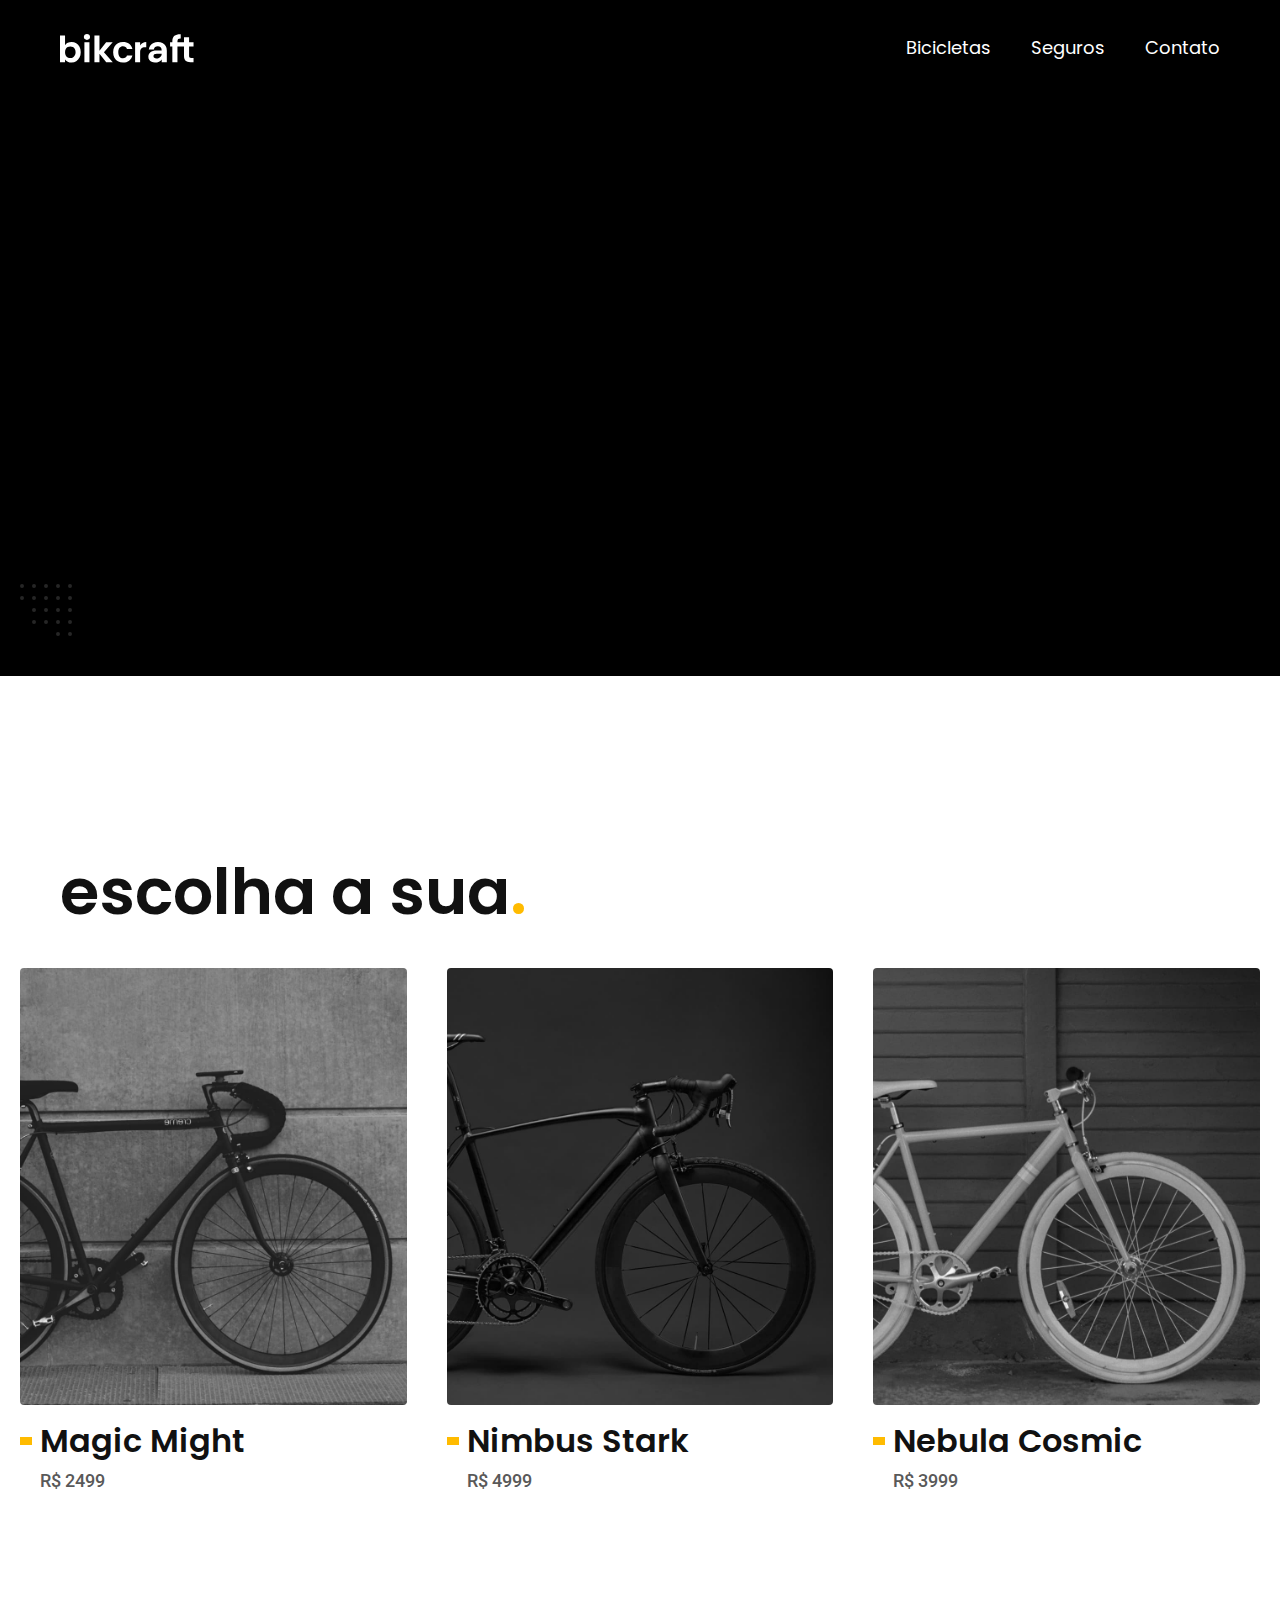
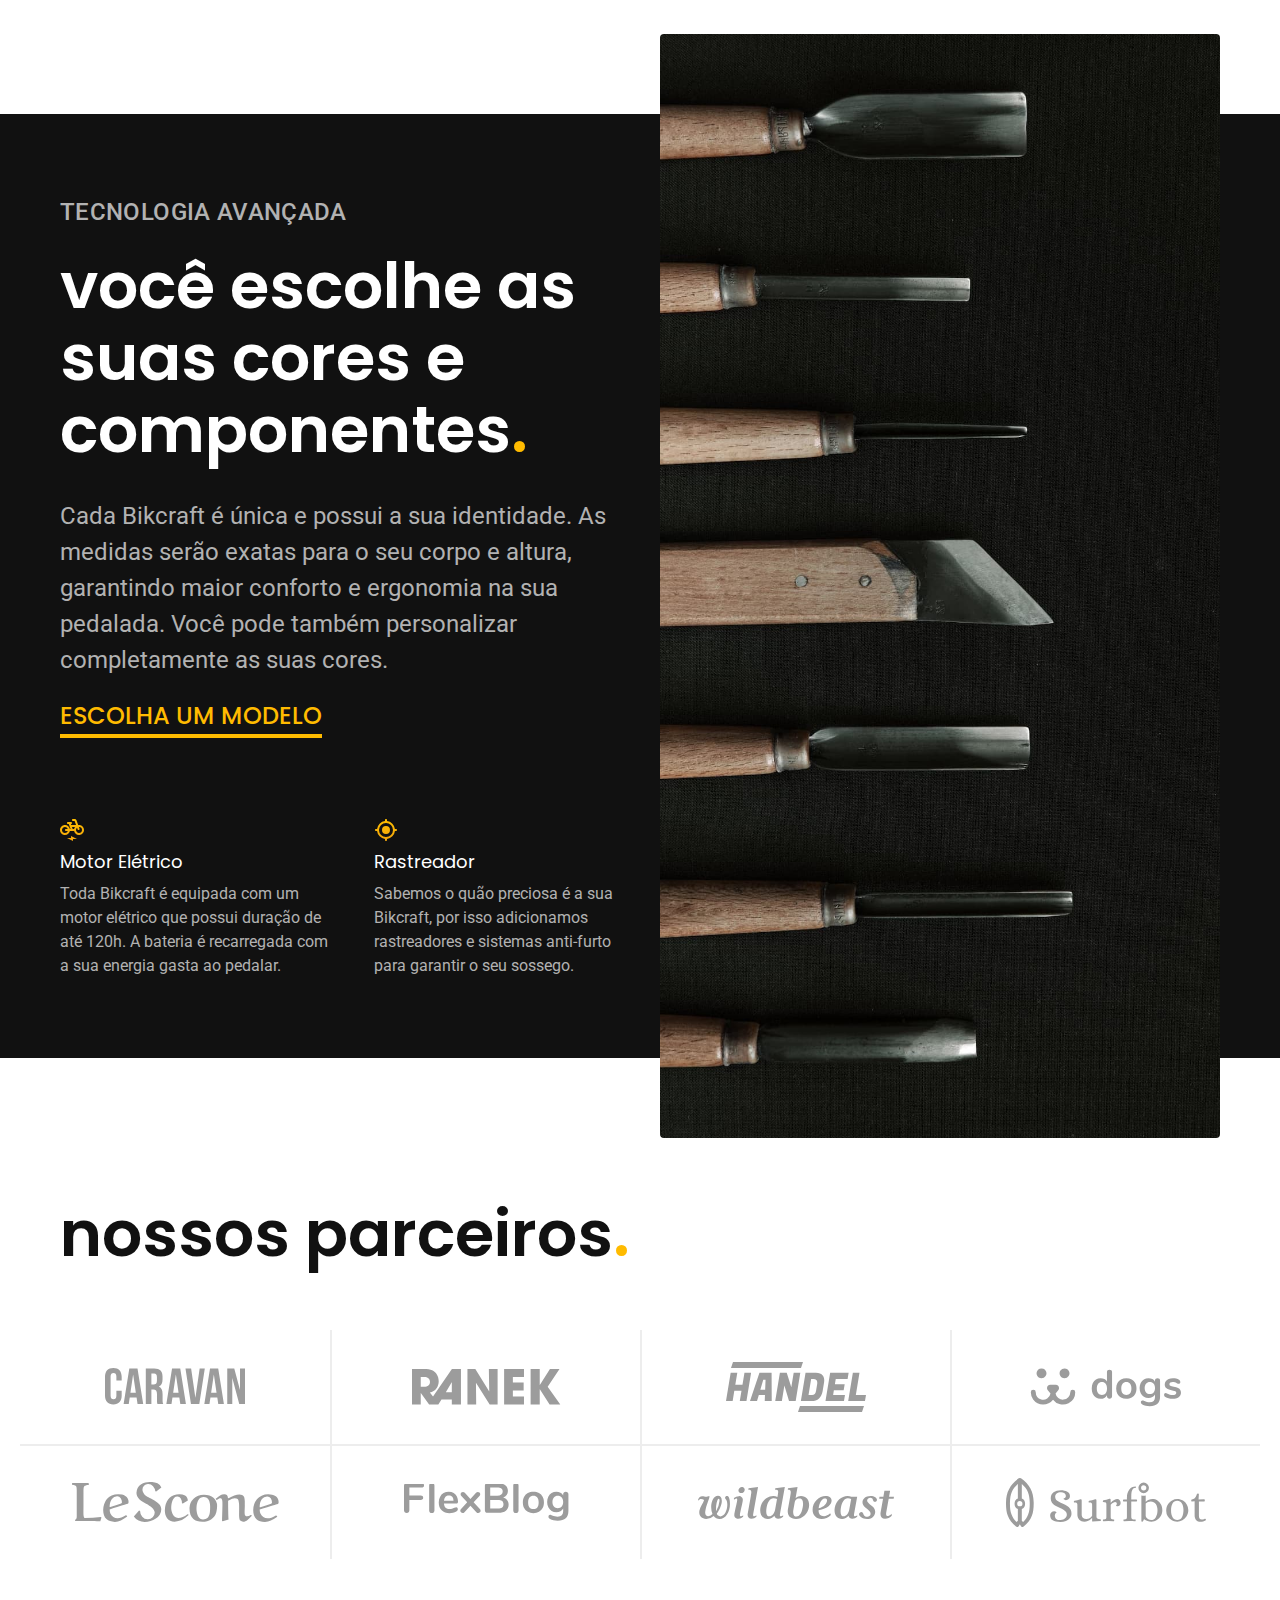
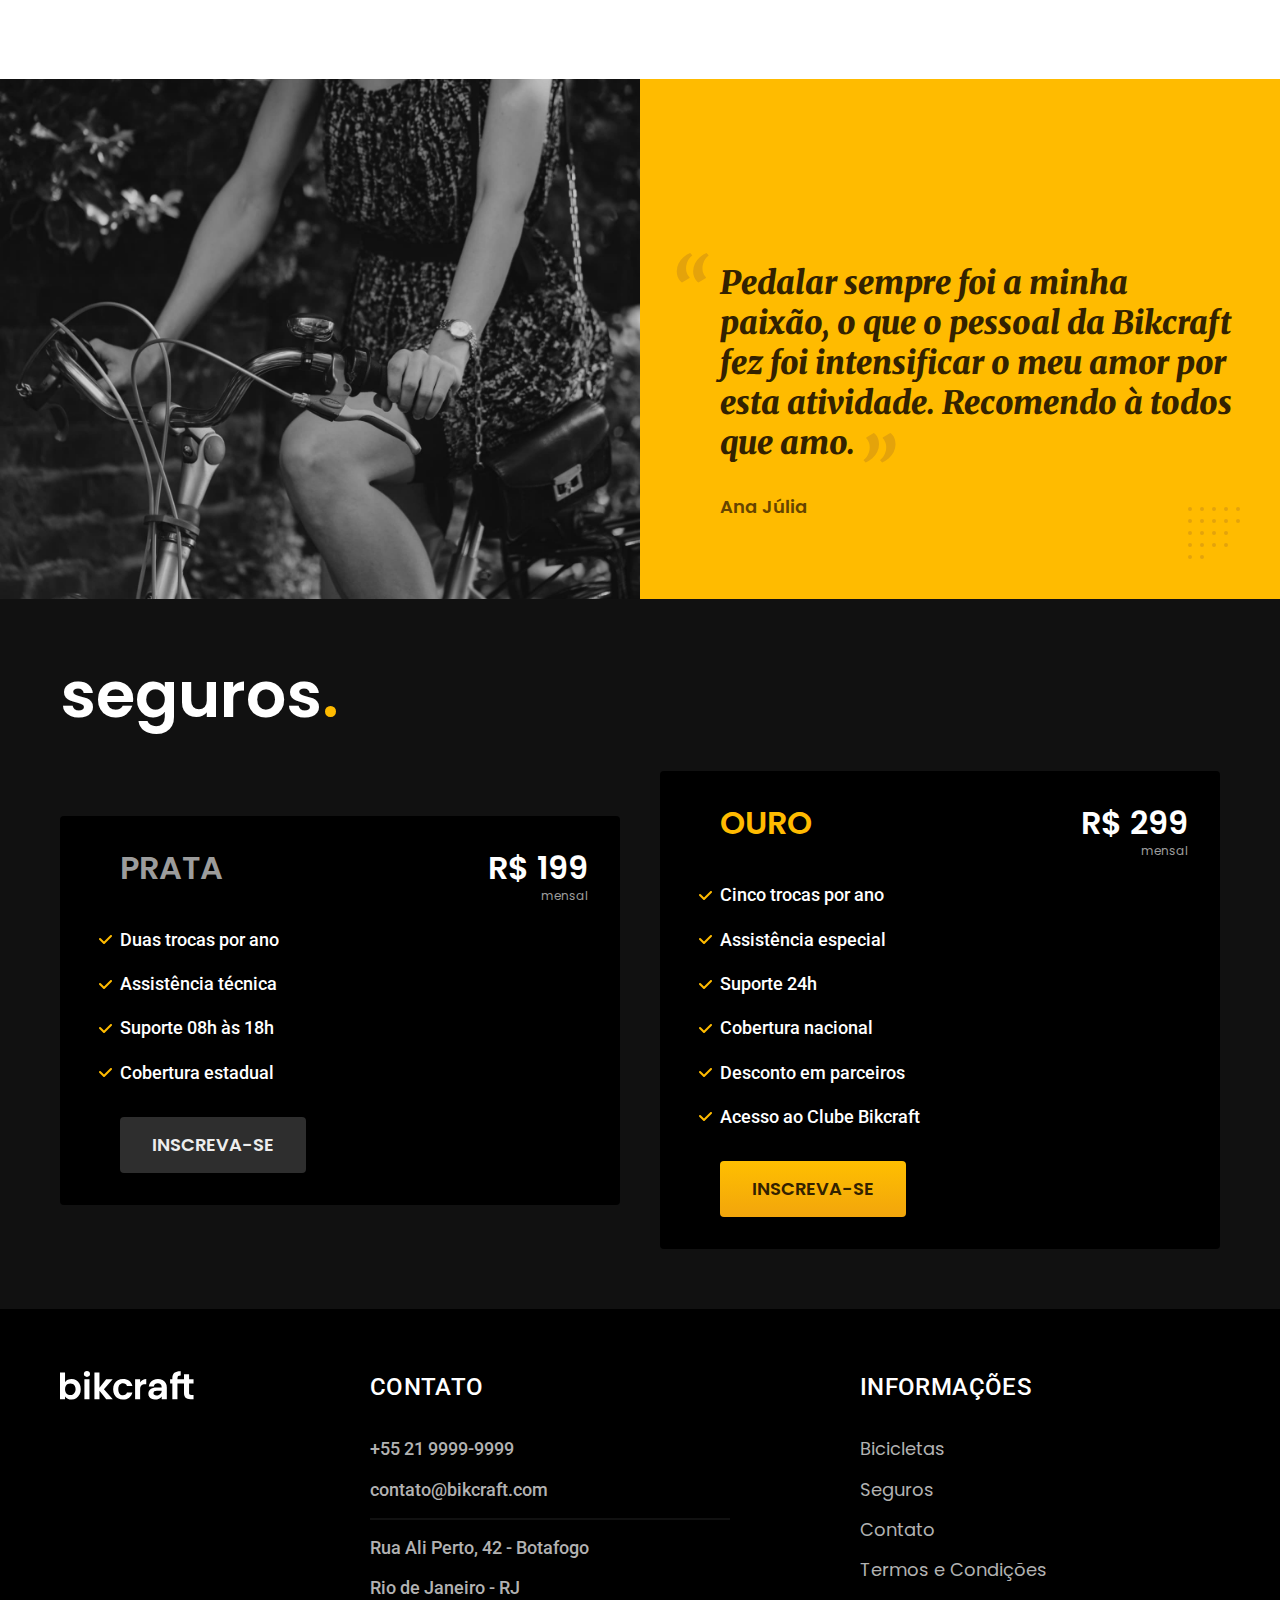
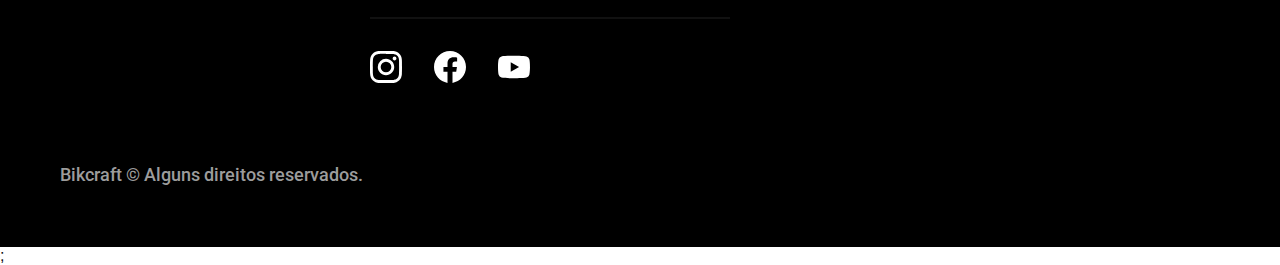
<file: index.html>
<!DOCTYPE html>
<html lang="pt-br">

<head>
  <meta charset="UTF-8">
  <meta name="viewport" content="width=device-width, initial-scale=1.0">

  <title>Bikcraft - Bicicletas Elétricas</title>
  <meta name="description" content="Bicicletas elétricas de alta precisão e qualidade, feitas sob medida para o cliente. Explore o mundo na sua velocidade com a Bikcraft.">

  <link rel="icon" href="./favicon.svg" type="image/svg+xml">
  <link rel="preload" href="./css/style.min.css" as="style">
  <link rel="stylesheet" href="./css/style.min.css">

  <script>
    document.documentElement.classList.add('js');
  </script>

  <link rel="preconnect" href="https://fonts.googleapis.com">
  <link rel="preconnect" href="https://fonts.gstatic.com" crossorigin>
  <link href="https://fonts.googleapis.com/css2?family=Merriweather:ital,wght@1,900&family=Poppins:wght@400;600&family=Roboto:wght@400;500&display=swap" rel="stylesheet">
</head>

<body>
  <header class="header-bg">
    <div class="header container">
      <a href="./">
        <img src="./img/bikcraft.svg" width="136" height="32" alt="Bikcraft">
      </a>

      <nav aria-label="primaria">
        <ul class="header-menu font-1-m cor-0">
          <li><a href="./bicicletas.html">Bicicletas</a></li>
          <li><a href="./seguros.html">Seguros</a></li>
          <li><a href="./contato.html">Contato</a></li>
        </ul>
      </nav>
    </div>
  </header>

  <main class="introducao-bg">
    <div class="introducao container">
      <div class="introducao-conteudo">
        <h1 class="font-1-xxl cor-0 fadeInDown" data-anime="200">Bicicletas feitas sob medida<span class="cor-p1">.</span></h1>
        <p class="font-2-l cor-5 fadeInDown" data-anime="400">Bicicletas elétricas de alta precisão e qualidade, feitas sob medida para você. Explore o mundo na sua velocidade com a Bikcraft.</p>
        <a class="botao fadeInDown" href="./bicicletas.html" data-anime="600">Escolha a sua</a>
      </div>
      <picture data-anime="800" class="fadeInDown">
        <source media="(max-width: 800px)" srcset="./img/bicicletas/nimbus.jpg">
        <img src="./img/fotos/introducao.jpg" width="1280" height="1600" alt="Bicicleta elétrica preta.">
      </picture>
    </div>
  </main>

  <article class="bicicletas-lista">
    <h2 class="container font-1-xxl">escolha a sua<span class="cor-p1">.</span></h2>

    <ul>
      <li>
        <a href="./bicicletas/magic.html">
          <img src="./img/bicicletas/magic-home.jpg" alt="Bicicleta preta" width="920" height="1040">
          <h3 class="font-1-xl">Magic Might</h3>
          <span class="font-2-m cor-8">R$ 2499</span>
        </a>
      </li>
      <li>
        <a href="./bicicletas/nimbus.html">
          <img src="./img/bicicletas/nimbus-home.jpg" alt="Bicicleta preta" width="920" height="1040">
          <h3 class="font-1-xl">Nimbus Stark</h3>
          <span class="font-2-m cor-8">R$ 4999</span>
        </a>
      </li>
      <li>
        <a href="./bicicletas/nebula.html">
          <img src="./img/bicicletas/nebula-home.jpg" alt="Bicicleta preta" width="920" height="1040">
          <h3 class="font-1-xl">Nebula Cosmic</h3>
          <span class="font-2-m cor-8">R$ 3999</span>
        </a>
      </li>
    </ul>
  </article>

  <article class="tecnologia-bg">
    <div class="tecnologia container">
      <div class="tecnologia-conteudo">
        <span class="font-2-l-b cor-5">Tecnologia Avançada</span>
        <h2 class="font-1-xxl cor-0">você escolhe as suas cores e componentes<span class="cor-p1">.</span></h2>
        <p class="font-2-l cor-5">Cada Bikcraft é única e possui a sua identidade. As medidas serão exatas para o seu corpo e altura, garantindo maior conforto e ergonomia na sua pedalada. Você pode também personalizar completamente as suas cores.</p>
        <a class="link" href="./bicicletas.html">Escolha um modelo</a>
        <div class="tecnologia-vantagens">
          <div>
            <img src="./img/icones/eletrica.svg" width="24" height="24" alt="">
            <h3 class="font-1-m cor-0">Motor Elétrico</h3>
            <p class="font-2-s cor-5">Toda Bikcraft é equipada com um motor elétrico que possui duração de até 120h. A bateria é recarregada com a sua energia gasta ao pedalar.</p>
          </div>
          <div>
            <img src="./img/icones/rastreador.svg" width="24" height="24" alt="">
            <h3 class="font-1-m cor-0">Rastreador</h3>
            <p class="font-2-s cor-5">Sabemos o quão preciosa é a sua Bikcraft, por isso adicionamos rastreadores e sistemas anti-furto para garantir o seu sossego.</p>
          </div>
        </div>
      </div>
      <div class="tecnologia-imagem">
        <img src="./img/fotos/tecnologia.jpg" width="1200" height="1920" alt="">
      </div>
    </div>
  </article>

  <section class="parceiros" aria-label="Nossos Parceiros">
    <h2 class="container font-1-xxl">nossos parceiros<span class="cor-p1">.</span></h2>

    <ul>
      <li><img src="./img/parceiros/caravan.svg" alt="Caravan" width="140" height="38"></li>
      <li><img src="./img/parceiros/ranek.svg" alt="Ranek" width="149" height="36"></li>
      <li><img src="./img/parceiros/handel.svg" alt="Handel" width="140" height="50"></li>
      <li><img src="./img/parceiros/dogs.svg" alt="Dogs" width="152" height="39"></li>
      <li><img src="./img/parceiros/lescone.svg" alt="LeScone" width="208" height="41"></li>
      <li><img src="./img/parceiros/flexblog.svg" alt="FlexBlog" width="165" height="38"></li>
      <li><img src="./img/parceiros/wildbeast.svg" alt="Wildbeast" width="196" height="34"></li>
      <li><img src="./img/parceiros/surfbot.svg" alt="Surfbot" width="200" height="49"></li>
    </ul>
  </section>

  <section class="depoimento" aria-label="Depoimento">
    <div>
      <img src="./img/fotos/depoimento.jpg" width="1560" height="1360" alt="Pessoa pedalando uma bicicleta Bikcraft">
    </div>
    <div class="depoimento-conteudo">
      <blockquote class="font-1-xl cor-p5">
        <p>Pedalar sempre foi a minha paixão, o que o pessoal da Bikcraft fez foi intensificar o meu amor por esta atividade. Recomendo à todos que amo.</p>
      </blockquote>
      <span class="font-1-m-b cor-p4">Ana Júlia</span>
    </div>
  </section>

  <article class="seguros-bg">
    <div class="seguros container">
      <h2 class="font-1-xxl cor-0">seguros<span class="cor-p1">.</span></h2>
      <div class="seguros-item">
        <h3 class="font-1-xl cor-6">PRATA</h3>
        <span class="font-1-xl cor-0">R$ 199 <span class="font-1-xs cor-6">mensal</span></span>
        <ul class="font-2-m cor-0">
          <li>Duas trocas por ano</li>
          <li>Assistência técnica</li>
          <li>Suporte 08h às 18h</li>
          <li>Cobertura estadual</li>
        </ul>
        <a class="botao secundario" href="./orcamento.html?tipo=seguro&produto=prata">Inscreva-se</a>
      </div>

      <div class="seguros-item">
        <h3 class="font-1-xl cor-p1">OURO</h3>
        <span class="font-1-xl cor-0">R$ 299 <span class="font-1-xs cor-6">mensal</span></span>
        <ul class="font-2-m cor-0">
          <li>Cinco trocas por ano</li>
          <li>Assistência especial</li>
          <li>Suporte 24h</li>
          <li>Cobertura nacional</li>
          <li>Desconto em parceiros</li>
          <li>Acesso ao Clube Bikcraft</li>
        </ul>
        <a class="botao" href="./orcamento.html?tipo=seguro&produto=prata">Inscreva-se</a>
      </div>
    </div>
  </article>

  <footer class="footer-bg">
    <div class="footer container">
      <img src="./img/bikcraft.svg" width="136" height="32" alt="Bikcraft">
      <div class="footer-contato">
        <h3 class="font-2-l-b cor-0">Contato</h3>
        <ul class="font-2-m cor-5">
          <li><a href="tel:+552199999999">+55 21 9999-9999</a></li>
          <li><a href="mailto:contato@bikcraft.com">contato@bikcraft.com</a></li>
          <li>Rua Ali Perto, 42 - Botafogo</li>
          <li>Rio de Janeiro - RJ</li>
        </ul>
        <div class="footer-redes">
          <a href="./">
            <img src="./img/redes/instagram.svg" width="32" height="32" alt="Instagram">
          </a>
          <a href="./">
            <img src="./img/redes/facebook.svg" width="32" height="32" alt="Facebook">
          </a>
          <a href="./">
            <img src="./img/redes/youtube.svg" width="32" height="32" alt="Youtube">
          </a>
        </div>
      </div>
      <div class="footer-informacoes">
        <h3 class="font-2-l-b cor-0">Informações</h3>
        <nav>
          <ul class="font-1-m cor-5">
            <li><a href="./bicicletas.html">Bicicletas</a></li>
            <li><a href="./seguros.html">Seguros</a></li>
            <li><a href="./contato.html">Contato</a></li>
            <li><a href="./termos.html">Termos e Condições</a></li>
          </ul>
        </nav>
      </div>
      <p class="footer-copy font-2-m cor-6">Bikcraft © Alguns direitos reservados.</p>
    </div>
  </footer>

  <script src="./js/plugins/simple-anime.js"></script>;
  <script src="./js/script.js"></script>
</body>

</html>
</file>
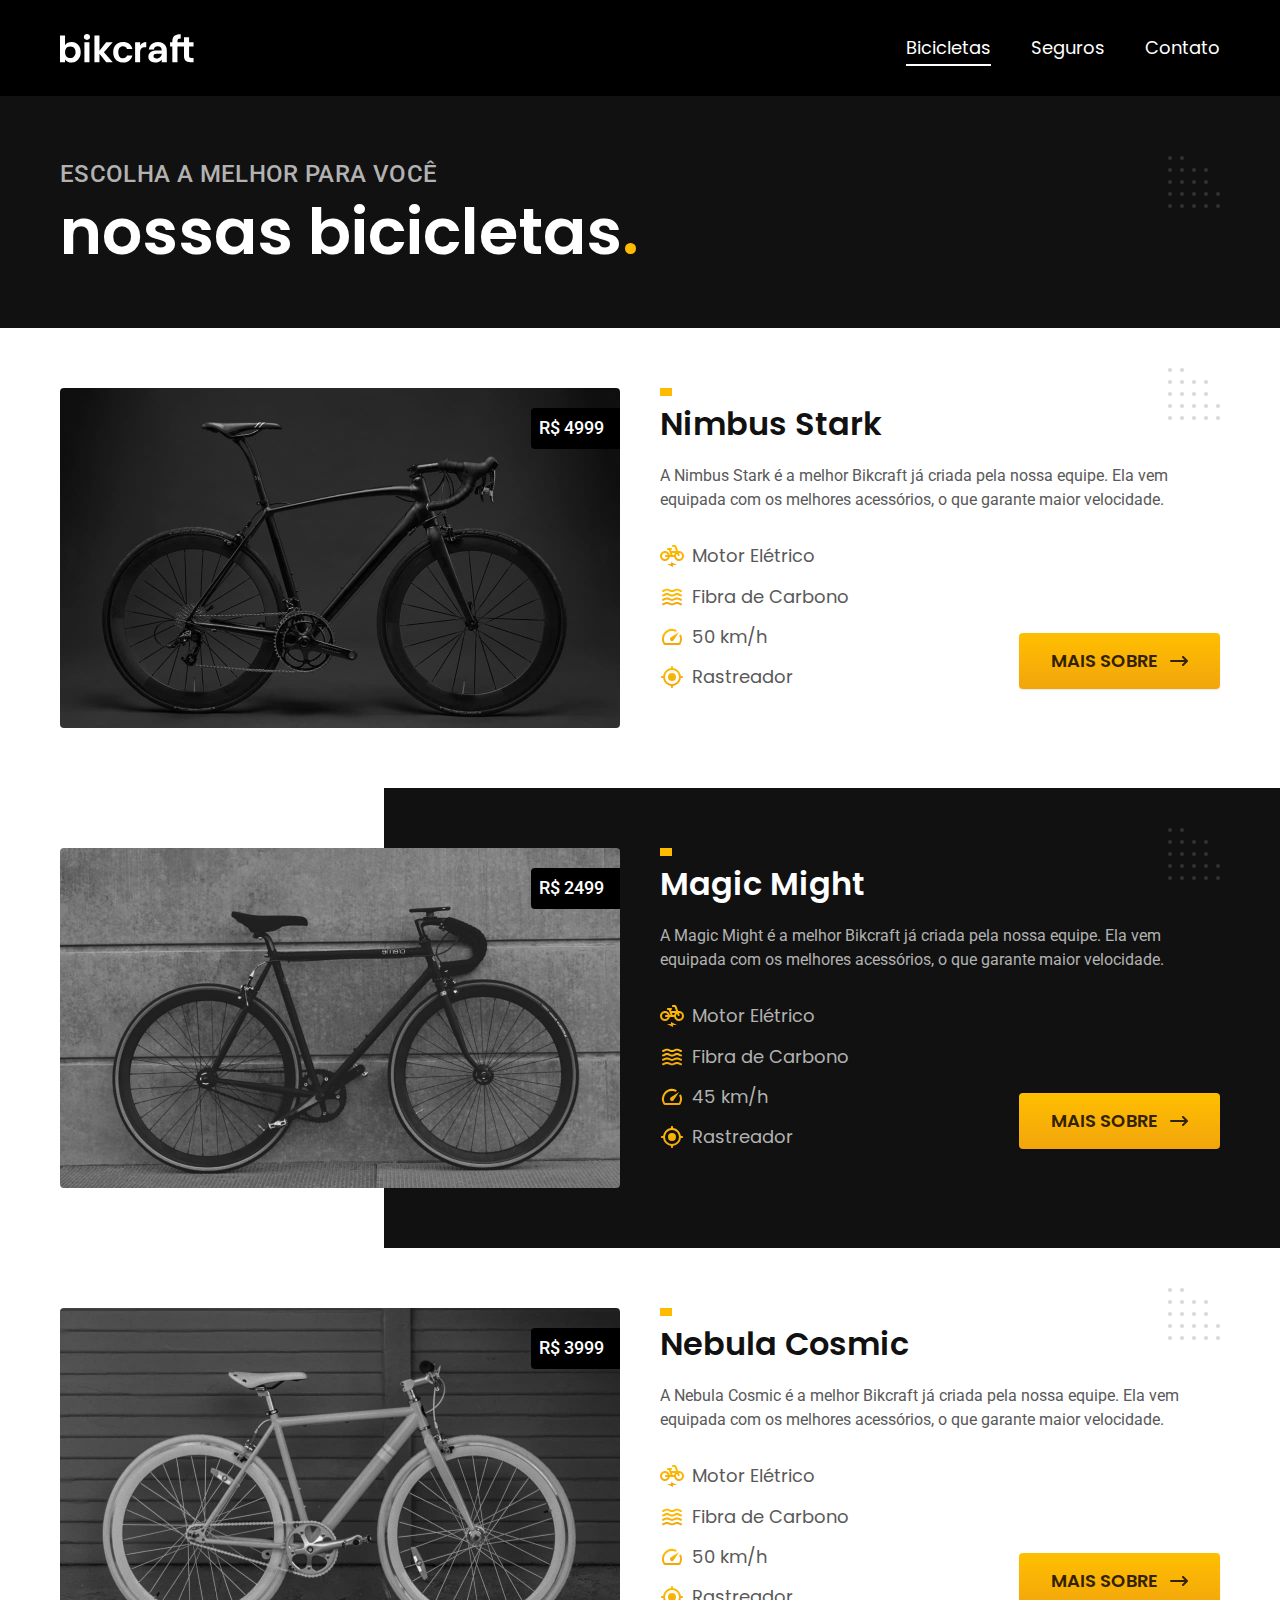
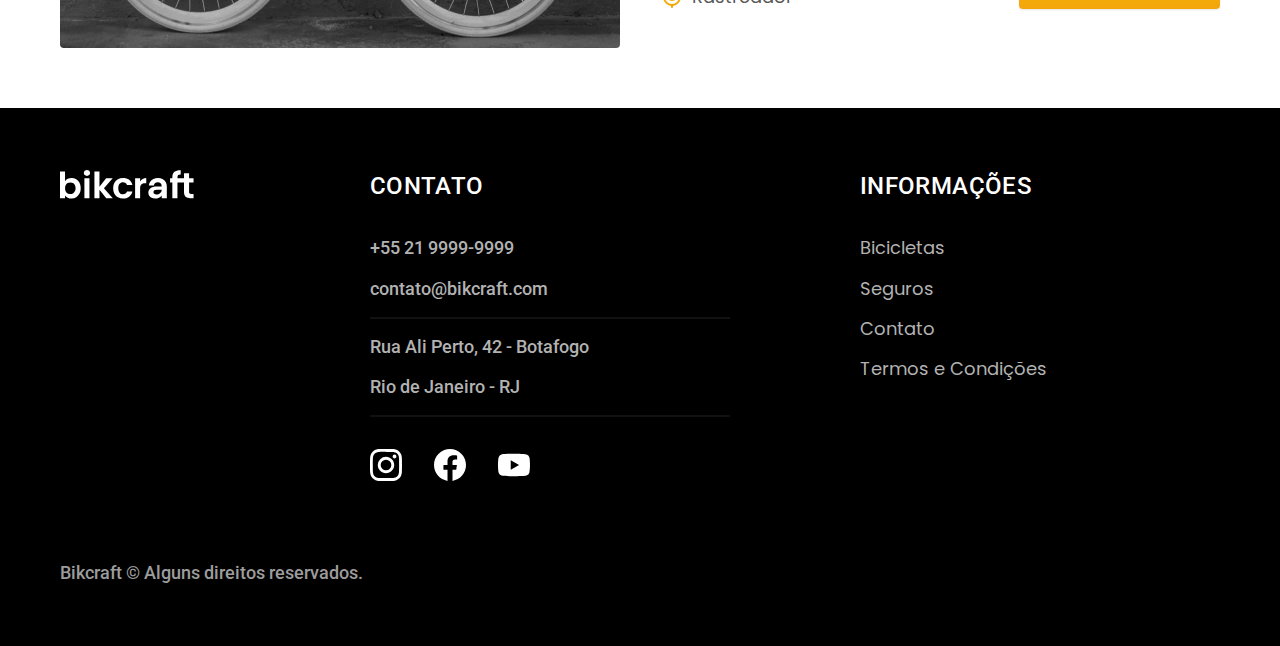
<file: bicicletas.html>
<!DOCTYPE html>
<html lang="pt-br">

<head>
  <meta charset="UTF-8">
  <meta name="viewport" content="width=device-width, initial-scale=1.0">

  <title>Bicicletas | Bikcraft</title>
  <meta name="description" content="Bicicletas">

  <link rel="icon" href="./favicon.svg" type="image/svg+xml">
  <link rel="preload" href="./css/style.min.css" as="style">
  <link rel="stylesheet" href="./css/style.min.css">

  <script>
    document.documentElement.classList.add('js');
  </script>

  <link rel="preconnect" href="https://fonts.googleapis.com">
  <link rel="preconnect" href="https://fonts.gstatic.com" crossorigin>
  <link href="https://fonts.googleapis.com/css2?family=Merriweather:ital,wght@1,900&family=Poppins:wght@400;600&family=Roboto:wght@400;500&display=swap" rel="stylesheet">
</head>

<body id="bicicletas">
  <header class="header-bg">
    <div class="header container">
      <a href="./">
        <img src="./img/bikcraft.svg" alt="Bikcraft">
      </a>

      <nav aria-label="primaria">
        <ul class="header-menu font-1-m cor-0">
          <li><a href="./bicicletas.html">Bicicletas</a></li>
          <li><a href="./seguros.html">Seguros</a></li>
          <li><a href="./contato.html">Contato</a></li>
        </ul>
      </nav>
    </div>
  </header>

  <main>
    <div class="titulo-bg">
      <div class="titulo container">
        <p class="font-2-l-b cor-5">Escolha a melhor para você</p>
        <h1 class="font-1-xxl cor-0">nossas bicicletas<span class="cor-p1">.</span></h1>
      </div>
    </div>

    <div class="bicicletas container">
      <div class="bicicletas-imagem">
        <img src="./img/bicicletas/nimbus.jpg" alt="Bicicleta preta">
        <span class="font-2-m cor-0">R$ 4999</span>
      </div>
      <div class="bicicletas-conteudo">
        <h2 class="font-1-xl">Nimbus Stark</h2>
        <p class="font-2-s cor-8">A Nimbus Stark é a melhor Bikcraft já criada pela nossa equipe. Ela vem equipada com os melhores acessórios, o que garante maior velocidade.</p>
        <ul class="font-1-m cor-8">
          <li>
            <img src="./img/icones/eletrica.svg" alt="">
            Motor Elétrico
          </li>
          <li>
            <img src="./img/icones/carbono.svg" alt="">
            Fibra de Carbono
          </li>
          <li>
            <img src="./img/icones/velocidade.svg" alt="">
            50 km/h
          </li>
          <li>
            <img src="./img/icones/rastreador.svg" alt="">
            Rastreador
          </li>
        </ul>
        <a class="botao seta" href="./bicicletas/nimbus.html">Mais Sobre</a>
      </div>
    </div>

    <div class="bicicletas-bg">
      <div class="bicicletas container">
        <div class="bicicletas-imagem">
          <img src="./img/bicicletas/magic.jpg" alt="Bicicleta preta">
          <span class="font-2-m cor-0">R$ 2499</span>
        </div>
        <div class="bicicletas-conteudo">
          <h2 class="font-1-xl cor-0">Magic Might</h2>
          <p class="font-2-s cor-5">A Magic Might é a melhor Bikcraft já criada pela nossa equipe. Ela vem equipada com os melhores acessórios, o que garante maior velocidade.</p>
          <ul class="font-1-m cor-5">
            <li>
              <img src="./img/icones/eletrica.svg" alt="">
              Motor Elétrico
            </li>
            <li>
              <img src="./img/icones/carbono.svg" alt="">
              Fibra de Carbono
            </li>
            <li>
              <img src="./img/icones/velocidade.svg" alt="">
              45 km/h
            </li>
            <li>
              <img src="./img/icones/rastreador.svg" alt="">
              Rastreador
            </li>
          </ul>
          <a class="botao seta" href="./bicicletas/magic.html">Mais Sobre</a>
        </div>
      </div>
    </div>

    <div class="bicicletas container">
      <div class="bicicletas-imagem">
        <img src="./img/bicicletas/nebula.jpg" alt="Bicicleta preta">
        <span class="font-2-m cor-0">R$ 3999</span>
      </div>
      <div class="bicicletas-conteudo">
        <h2 class="font-1-xl">Nebula Cosmic</h2>
        <p class="font-2-s cor-8">A Nebula Cosmic é a melhor Bikcraft já criada pela nossa equipe. Ela vem equipada com os melhores acessórios, o que garante maior velocidade.</p>
        <ul class="font-1-m cor-8">
          <li>
            <img src="./img/icones/eletrica.svg" alt="">
            Motor Elétrico
          </li>
          <li>
            <img src="./img/icones/carbono.svg" alt="">
            Fibra de Carbono
          </li>
          <li>
            <img src="./img/icones/velocidade.svg" alt="">
            50 km/h
          </li>
          <li>
            <img src="./img/icones/rastreador.svg" alt="">
            Rastreador
          </li>
        </ul>
        <a class="botao seta" href="./bicicletas/nebula.html">Mais Sobre</a>
      </div>
    </div>

  </main>

  <footer class="footer-bg">
    <div class="footer container">
      <img src="./img/bikcraft.svg" alt="Bikcraft">
      <div class="footer-contato">
        <h3 class="font-2-l-b cor-0">Contato</h3>
        <ul class="font-2-m cor-5">
          <li><a href="tel:+552199999999">+55 21 9999-9999</a></li>
          <li><a href="mailto:contato@bikcraft.com">contato@bikcraft.com</a></li>
          <li>Rua Ali Perto, 42 - Botafogo</li>
          <li>Rio de Janeiro - RJ</li>
        </ul>
        <div class="footer-redes">
          <a href="./">
            <img src="./img/redes/instagram.svg" alt="Instagram">
          </a>
          <a href="./">
            <img src="./img/redes/facebook.svg" alt="Facebook">
          </a>
          <a href="./">
            <img src="./img/redes/youtube.svg" alt="Youtube">
          </a>
        </div>
      </div>
      <div class="footer-informacoes">
        <h3 class="font-2-l-b cor-0">Informações</h3>
        <nav>
          <ul class="font-1-m cor-5">
            <li><a href="./bicicletas.html">Bicicletas</a></li>
            <li><a href="./seguros.html">Seguros</a></li>
            <li><a href="./contato.html">Contato</a></li>
            <li><a href="./termos.html">Termos e Condições</a></li>
          </ul>
        </nav>
      </div>
      <p class="footer-copy font-2-m cor-6">Bikcraft © Alguns direitos reservados.</p>
    </div>
  </footer>
  <script src="./js/script.js"></script>
</body>

</html>
</file>
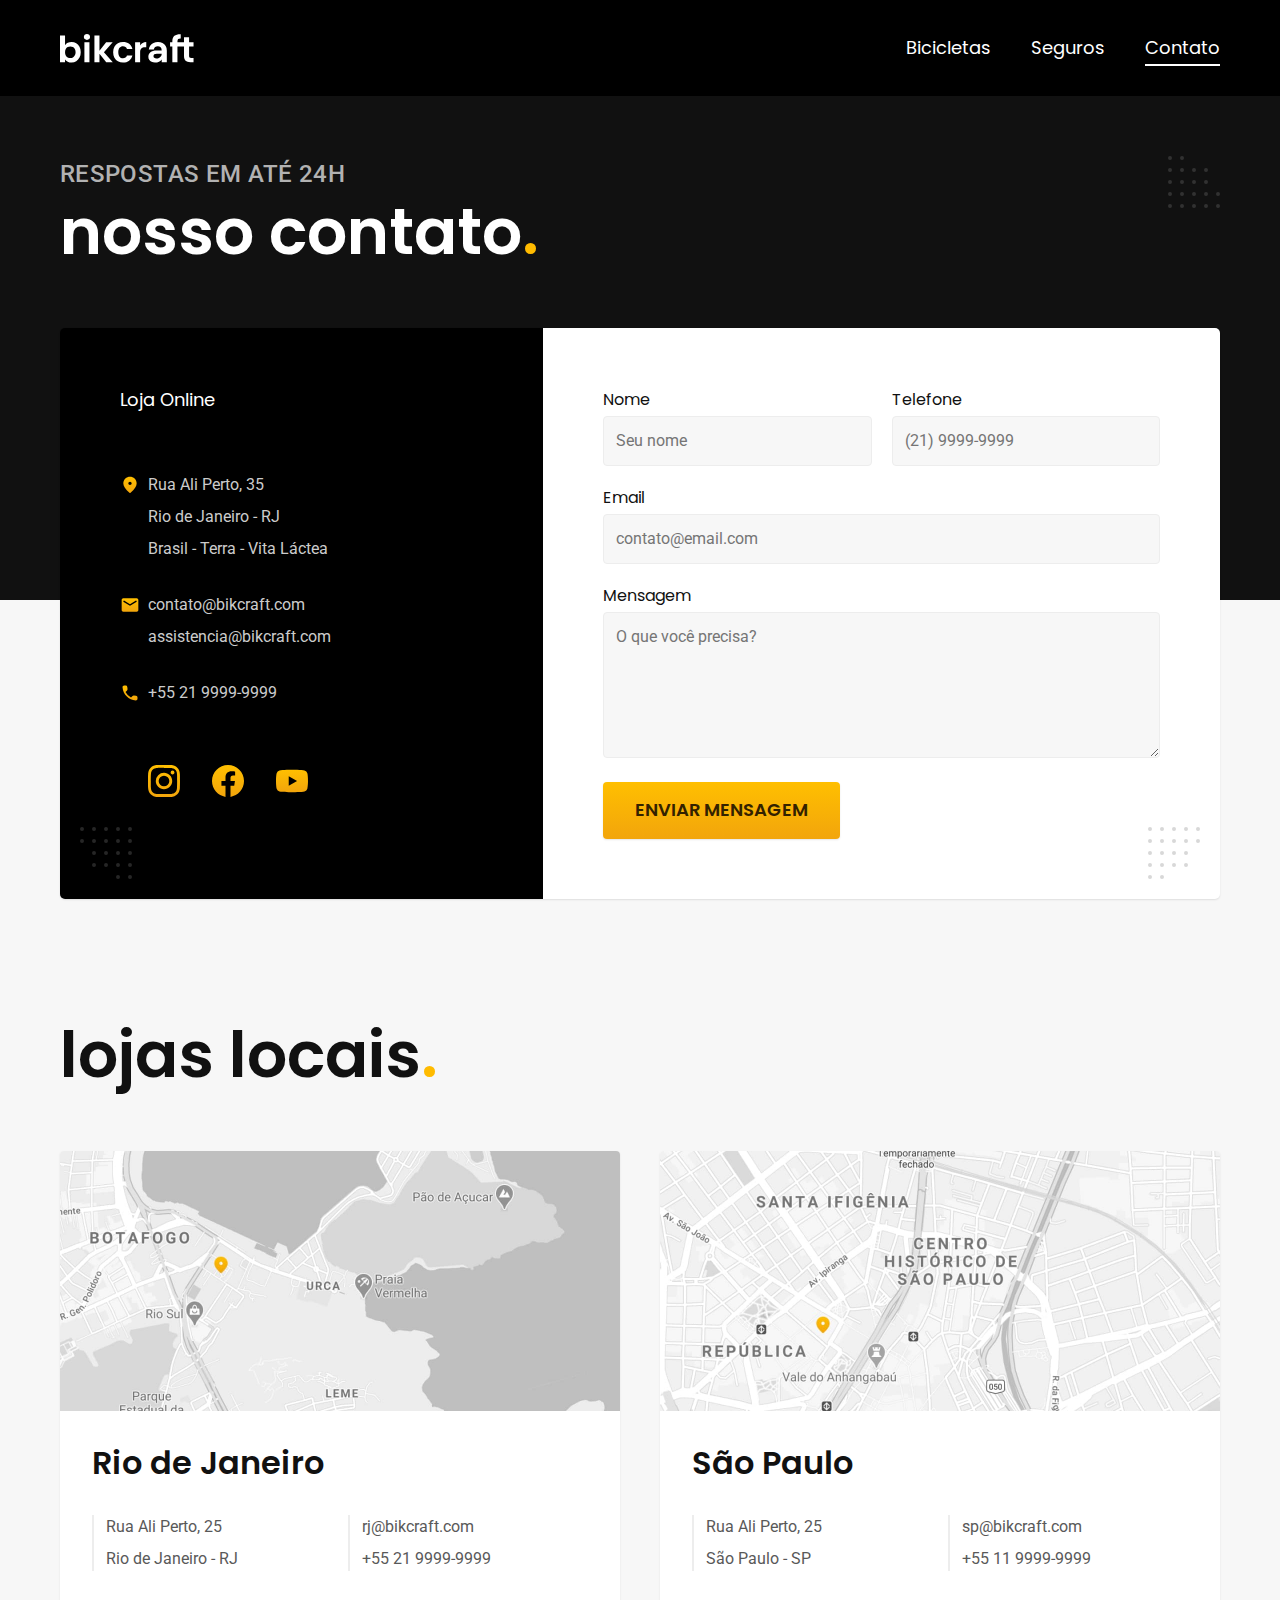
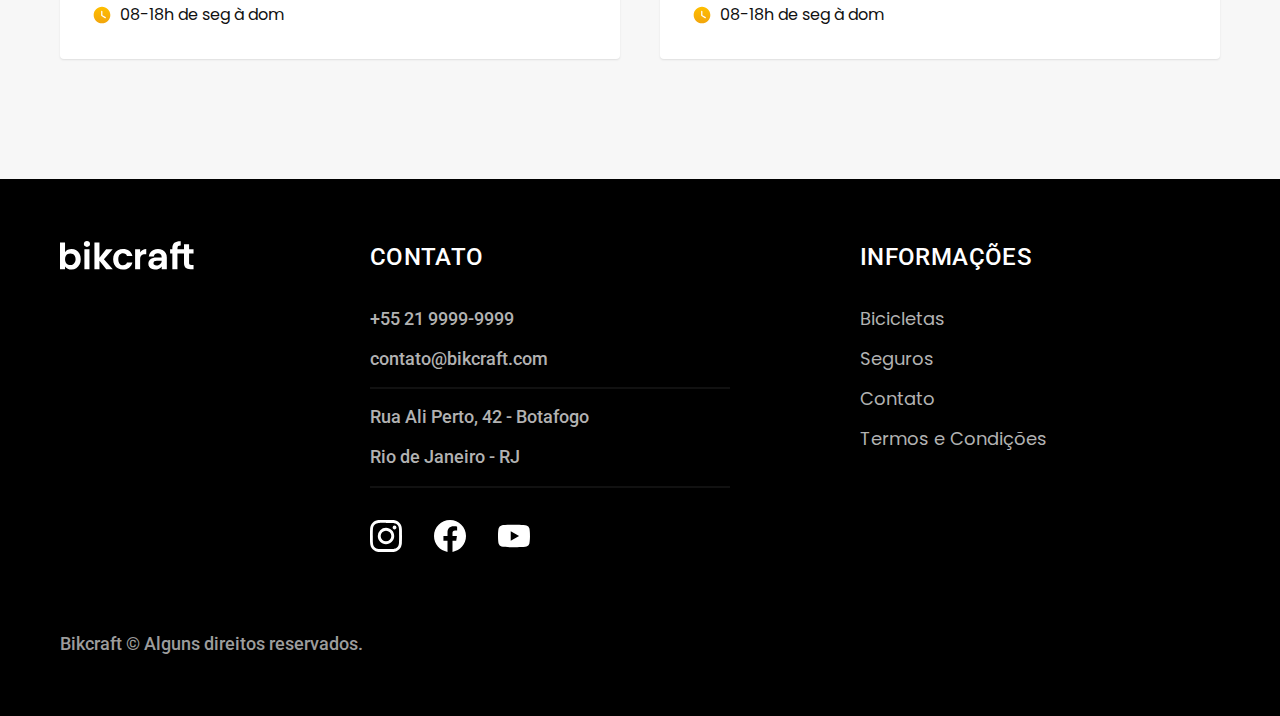
<file: contato.html>
<!DOCTYPE html>
<html lang="pt-br">

<head>
  <meta charset="UTF-8">
  <meta name="viewport" content="width=device-width, initial-scale=1.0">

  <title>Contato | Bikcraft</title>
  <meta name="description" content="Contato.">

  <link rel="icon" href="./favicon.svg" type="image/svg+xml">
  <link rel="preload" href="./css/style.min.css" as="style">
  <link rel="stylesheet" href="./css/style.min.css">

  <script>
    document.documentElement.classList.add('js');
  </script>

  <link rel="preconnect" href="https://fonts.googleapis.com">
  <link rel="preconnect" href="https://fonts.gstatic.com" crossorigin>
  <link href="https://fonts.googleapis.com/css2?family=Merriweather:ital,wght@1,900&family=Poppins:wght@400;600&family=Roboto:wght@400;500&display=swap" rel="stylesheet">
</head>

<body id="contato">
  <header class="header-bg">
    <div class="header container">
      <a href="./">
        <img src="./img/bikcraft.svg" alt="Bikcraft">
      </a>

      <nav aria-label="primaria">
        <ul class="header-menu font-1-m cor-0">
          <li><a href="./bicicletas.html">Bicicletas</a></li>
          <li><a href="./seguros.html">Seguros</a></li>
          <li><a href="./contato.html">Contato</a></li>
        </ul>
      </nav>
    </div>
  </header>

  <main>
    <div class="titulo-bg">
      <div class="titulo container">
        <p class="font-2-l-b cor-5">Respostas em até 24h</p>
        <h1 class="font-1-xxl cor-0">nosso contato<span class="cor-p1">.</span></h1>
      </div>
    </div>

    <div class="contato container">
      <section class="contato-dados" aria-label="Endereço">
        <h2 class="font-1-m cor-0">Loja Online</h2>
        <div class="contato-endereco font-2-s cor-4">
          <p>Rua Ali Perto, 35</p>
          <p>Rio de Janeiro - RJ</p>
          <p>Brasil - Terra - Vita Láctea</p>
        </div>
        <address class="contato-meios font-2-s cor-4">
          <a href="mailto:contato@bikcraft.com">contato@bikcraft.com</a>
          <a href="mailto:assistencia@bikcraft.com">assistencia@bikcraft.com</a>
          <a href="tel:+552199999999">+55 21 9999-9999</a>
        </address>
        <div class="contato-redes">
          <a href="./">
            <img src="./img/redes/instagram-p.svg" alt="Instagram">
          </a>
          <a href="./">
            <img src="./img/redes/facebook-p.svg" alt="Facebook">
          </a>
          <a href="./">
            <img src="./img/redes/youtube-p.svg" alt="Youtube">
          </a>
        </div>
      </section>
      <section class="contato-formulario" aria-label="Formulário">
        <form class="form" action="./enviar.php" method="post">
          <div>
            <label for="nome">Nome</label>
            <input type="text" id="nome" name="nome" placeholder="Seu nome">
          </div>
          <div>
            <label for="telefone">Telefone</label>
            <input type="text" id="telefone" name="telefone" placeholder="(21) 9999-9999">
          </div>
          <div class="col-2">
            <label for="email">Email</label>
            <input type="email" id="email" name="email" placeholder="contato@email.com" required>
          </div>
          <div class="col-2">
            <label for="mensagem">Mensagem</label>
            <textarea rows="5" id="mensagem" name="mensagem" placeholder="O que você precisa?"></textarea>
          </div>
          <button class="botao col-2">Enviar Mensagem</button>
        </form>
      </section>
    </div>
  </main>

  <article class="lojas container">
    <h2 class="font-1-xxl">lojas locais<span class="cor-p1">.</span></h2>
    <div class="lojas-item">
      <img src="./img/lojas/rj.jpg" alt="mapa marcando o endereço em Rua Ali Perto, 25 - Rio de Janeiro - RJ">
      <div class="lojas-conteudo">
        <h3 class="font-1-xl">Rio de Janeiro</h3>
        <div class="lojas-dados font-2-s cor-8">
          <p>Rua Ali Perto, 25</p>
          <p>Rio de Janeiro - RJ</p>
        </div>
        <div class="lojas-dados font-2-s cor-8">
          <a href="mailto:rj@bikcraft.com">rj@bikcraft.com</a>
          <a href="tel:+552199999999">+55 21 9999-9999</a>
        </div>
        <p class="lojas-tempo font-1-s"><img src="./img/icones/horario.svg" alt="">08-18h de seg à dom</p>
      </div>
    </div>

    <div class="lojas-item">
      <img src="./img/lojas/sp.jpg" alt="mapa marcando o endereço em Rua Ali Perto, 25 - São Paulo - SP">
      <div class="lojas-conteudo">
        <h3 class="font-1-xl">São Paulo</h3>
        <div class="lojas-dados font-2-s cor-8">
          <p>Rua Ali Perto, 25</p>
          <p>São Paulo - SP</p>
        </div>
        <div class="lojas-dados font-2-s cor-8">
          <a href="mailto:sp@bikcraft.com">sp@bikcraft.com</a>
          <a href="tel:+551199999999">+55 11 9999-9999</a>
        </div>
        <p class="lojas-tempo font-1-s"><img src="./img/icones/horario.svg" alt="">08-18h de seg à dom</p>
      </div>
    </div>
  </article>

  <footer class="footer-bg">
    <div class="footer container">
      <img src="./img/bikcraft.svg" alt="Bikcraft">
      <div class="footer-contato">
        <h3 class="font-2-l-b cor-0">Contato</h3>
        <ul class="font-2-m cor-5">
          <li><a href="tel:+552199999999">+55 21 9999-9999</a></li>
          <li><a href="mailto:contato@bikcraft.com">contato@bikcraft.com</a></li>
          <li>Rua Ali Perto, 42 - Botafogo</li>
          <li>Rio de Janeiro - RJ</li>
        </ul>
        <div class="footer-redes">
          <a href="./">
            <img src="./img/redes/instagram.svg" alt="Instagram">
          </a>
          <a href="./">
            <img src="./img/redes/facebook.svg" alt="Facebook">
          </a>
          <a href="./">
            <img src="./img/redes/youtube.svg" alt="Youtube">
          </a>
        </div>
      </div>
      <div class="footer-informacoes">
        <h3 class="font-2-l-b cor-0">Informações</h3>
        <nav>
          <ul class="font-1-m cor-5">
            <li><a href="./bicicletas.html">Bicicletas</a></li>
            <li><a href="./seguros.html">Seguros</a></li>
            <li><a href="./contato.html">Contato</a></li>
            <li><a href="./termos.html">Termos e Condições</a></li>
          </ul>
        </nav>
      </div>
      <p class="footer-copy font-2-m cor-6">Bikcraft © Alguns direitos reservados.</p>
    </div>
  </footer>
  <script src="./js/script.js"></script>
  <script src="./js/formulario.js"></script>
</body>

</html>
</file>
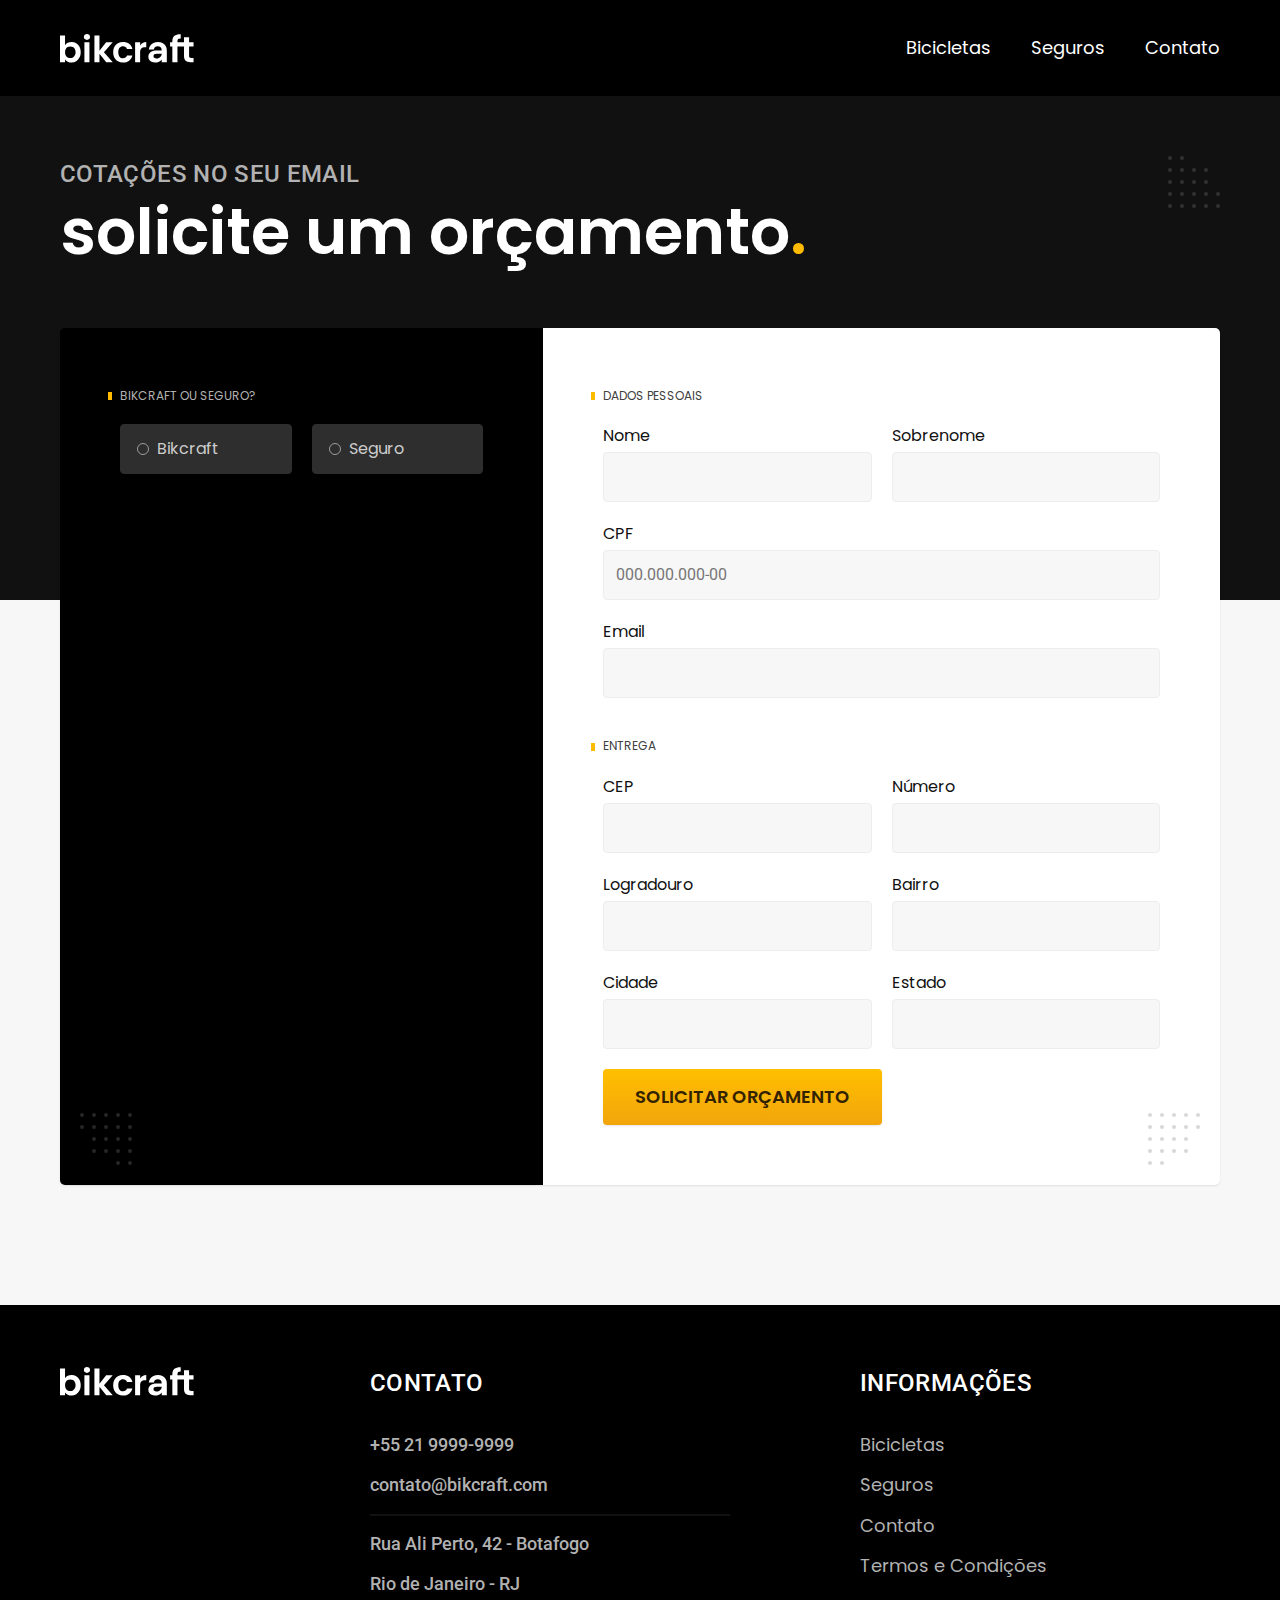
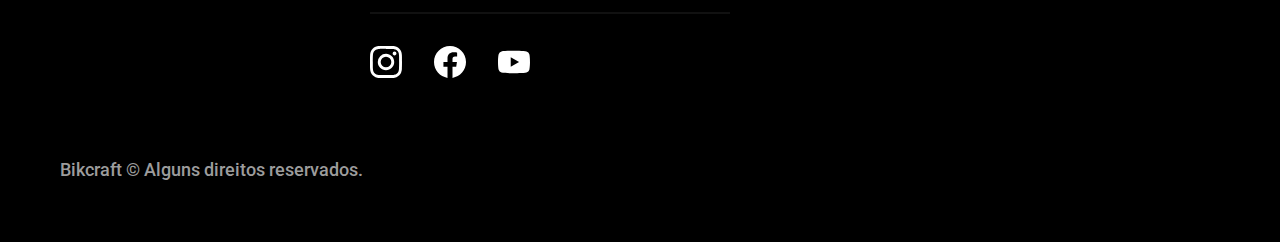
<file: orcamento.html>
<!DOCTYPE html>
<html lang="pt-br">

<head>
  <meta charset="UTF-8">
  <meta name="viewport" content="width=device-width, initial-scale=1.0">

  <title>Orçamento | Bikcraft</title>
  <meta name="description" content="Orçamento.">

  <link rel="icon" href="./favicon.svg" type="image/svg+xml">
  <link rel="preload" href="./css/style.min.css" as="style">
  <link rel="stylesheet" href="./css/style.min.css">

  <script>
    document.documentElement.classList.add('js');
  </script>

  <link rel="preconnect" href="https://fonts.googleapis.com">
  <link rel="preconnect" href="https://fonts.gstatic.com" crossorigin>
  <link href="https://fonts.googleapis.com/css2?family=Merriweather:ital,wght@1,900&family=Poppins:wght@400;600&family=Roboto:wght@400;500&display=swap" rel="stylesheet">
</head>

<body id="orcamento">
  <header class="header-bg">
    <div class="header container">
      <a href="./">
        <img src="./img/bikcraft.svg" alt="Bikcraft">
      </a>

      <nav aria-label="primaria">
        <ul class="header-menu font-1-m cor-0">
          <li><a href="./bicicletas.html">Bicicletas</a></li>
          <li><a href="./seguros.html">Seguros</a></li>
          <li><a href="./contato.html">Contato</a></li>
        </ul>
      </nav>
    </div>
  </header>

  <main>
    <div class="titulo-bg">
      <div class="titulo container">
        <p class="font-2-l-b cor-5">Cotações no seu email</p>
        <h1 class="font-1-xxl cor-0">solicite um orçamento<span class="cor-p1">.</span></h1>
      </div>
    </div>

    <form class="orcamento container" action="./enviar.php" method="post"">
      <div class="orcamento-produto">
        <h2 class="font-1-xs cor-5">Bikcraft ou Seguro?</h2>

        <input type="radio" name="tipo" value="bikcraft" id="bikcraft">
        <label for="bikcraft">Bikcraft</label>

        <input type="radio" name="tipo" value="seguro" id="seguro">
        <label for="seguro">Seguro</label>

        <div class="orcamento-conteudo" id="orcamento-bikcraft">
          <h2 class="font-1-xs cor-5">Escolha a sua</h2>

          <input type="radio" name="produto" value="nimbus" id="nimbus">
          <label for="nimbus">Nimbus Stark <span>R$ 4999</span></label>
          <div class="orcamento-detalhes">
            <ul class="font-1-xs cor-8">
              <li><img src="./img/icones/eletrica.svg" alt=""> Motor Elétrico</li>
              <li><img src="./img/icones/carbono.svg" alt=""> Fibra de Carbono</li>
              <li><img src="./img/icones/velocidade.svg" alt=""> 50 km/h</li>
              <li><img src="./img/icones/rastreador.svg" alt=""> Rastreador</li>
            </ul>
            <img src="./img/bicicletas/nimbus.jpg" alt="Bicicleta preta">
          </div>

          <input type="radio" name="produto" value="magic" id="magic">
          <label for="magic">Magic Might <span>R$ 2499</span></label>
          <div class="orcamento-detalhes">
            <ul class="font-1-xs cor-8">
              <li><img src="./img/icones/eletrica.svg" alt=""> Motor Elétrico</li>
              <li><img src="./img/icones/carbono.svg" alt=""> Fibra de Carbono</li>
              <li><img src="./img/icones/velocidade.svg" alt=""> 45 km/h</li>
              <li><img src="./img/icones/rastreador.svg" alt=""> Rastreador</li>
            </ul>
            <img src="./img/bicicletas/magic.jpg" alt="Bicicleta preta">
          </div>

          <input type="radio" name="produto" value="nebula" id="nebula">
          <label for="nebula">Nebula Cosmic <span>R$ 3999</span></label>
          <div class="orcamento-detalhes">
            <ul class="font-1-xs cor-8">
              <li><img src="./img/icones/eletrica.svg" alt=""> Motor Elétrico</li>
              <li><img src="./img/icones/carbono.svg" alt=""> Fibra de Carbono</li>
              <li><img src="./img/icones/velocidade.svg" alt=""> 40 km/h</li>
              <li><img src="./img/icones/rastreador.svg" alt=""> Rastreador</li>
            </ul>
            <img src="./img/bicicletas/nebula.jpg" alt="Bicicleta branca">
          </div>

        </div>

        <div class="orcamento-conteudo" id="orcamento-seguro">
          <h2 class="font-1-xs cor-5">Escolha o plano</h2>

          <input type="radio" name="produto" value="prata" id="prata">
          <label for="prata">Prata <span>R$ 199</span></label>

          <input type="radio" name="produto" value="ouro" id="ouro">
          <label for="ouro">Ouro <span>R$ 299</span></label>
        </div>
      </div>
      <div class="orcamento-dados form">
        <h2 class="font-1-xs cor-9 col-2">dados pessoais</h2>
        <div>
          <label for="nome">Nome</label>
          <input type="text" id="nome" name="nome">
        </div>
        <div>
          <label for="sobrenome">Sobrenome</label>
          <input type="text" id="sobrenome" name="sobrenome">
        </div>
        <div class="col-2">
          <label for="cpf">CPF</label>
          <input type="text" id="cpf" name="cpf" placeholder="000.000.000-00">
        </div>
        <div class="col-2">
          <label for="email">Email</label>
          <input type="email" id="email" name="email" required>
        </div>
        <h2 class="font-1-xs cor-9 col-2">entrega</h2>
        <div>
          <label for="cep">CEP</label>
          <input type="text" id="cep" name="cep">
        </div>
        <div>
          <label for="numero">Número</label>
          <input type="text" id="numero" name="numero">
        </div>
        <div>
          <label for="logradouro">Logradouro</label>
          <input type="text" id="logradouro" name="logradouro">
        </div>
        <div>
          <label for="bairro">Bairro</label>
          <input type="text" id="bairro" name="bairro">
        </div>
        <div>
          <label for="cidade">Cidade</label>
          <input type="text" id="cidade" name="cidade">
        </div>
        <div>
          <label for="estado">Estado</label>
          <input type="text" id="estado" name="estado">
        </div>
        <button class="botao col-2">Solicitar Orçamento</button>
      </div>
    </form>
  </main>

  <footer class="footer-bg">
    <div class="footer container">
      <img src="./img/bikcraft.svg" alt="Bikcraft">
      <div class="footer-contato">
        <h3 class="font-2-l-b cor-0">Contato</h3>
        <ul class="font-2-m cor-5">
          <li><a href="tel:+552199999999">+55 21 9999-9999</a></li>
          <li><a href="mailto:contato@bikcraft.com">contato@bikcraft.com</a></li>
          <li>Rua Ali Perto, 42 - Botafogo</li>
          <li>Rio de Janeiro - RJ</li>
        </ul>
        <div class="footer-redes">
          <a href="./">
            <img src="./img/redes/instagram.svg" alt="Instagram">
          </a>
          <a href="./">
            <img src="./img/redes/facebook.svg" alt="Facebook">
          </a>
          <a href="./">
            <img src="./img/redes/youtube.svg" alt="Youtube">
          </a>
        </div>
      </div>
      <div class="footer-informacoes">
        <h3 class="font-2-l-b cor-0">Informações</h3>
        <nav>
          <ul class="font-1-m cor-5">
            <li><a href="./bicicletas.html">Bicicletas</a></li>
            <li><a href="./seguros.html">Seguros</a></li>
            <li><a href="./contato.html">Contato</a></li>
            <li><a href="./termos.html">Termos e Condições</a></li>
          </ul>
        </nav>
      </div>
      <p class="footer-copy font-2-m cor-6">Bikcraft © Alguns direitos reservados.</p>
    </div>
  </footer>
  <script src="./js/script.js"></script>
  <script src="./js/formulario.js"></script>
</body>

</html>
</file>
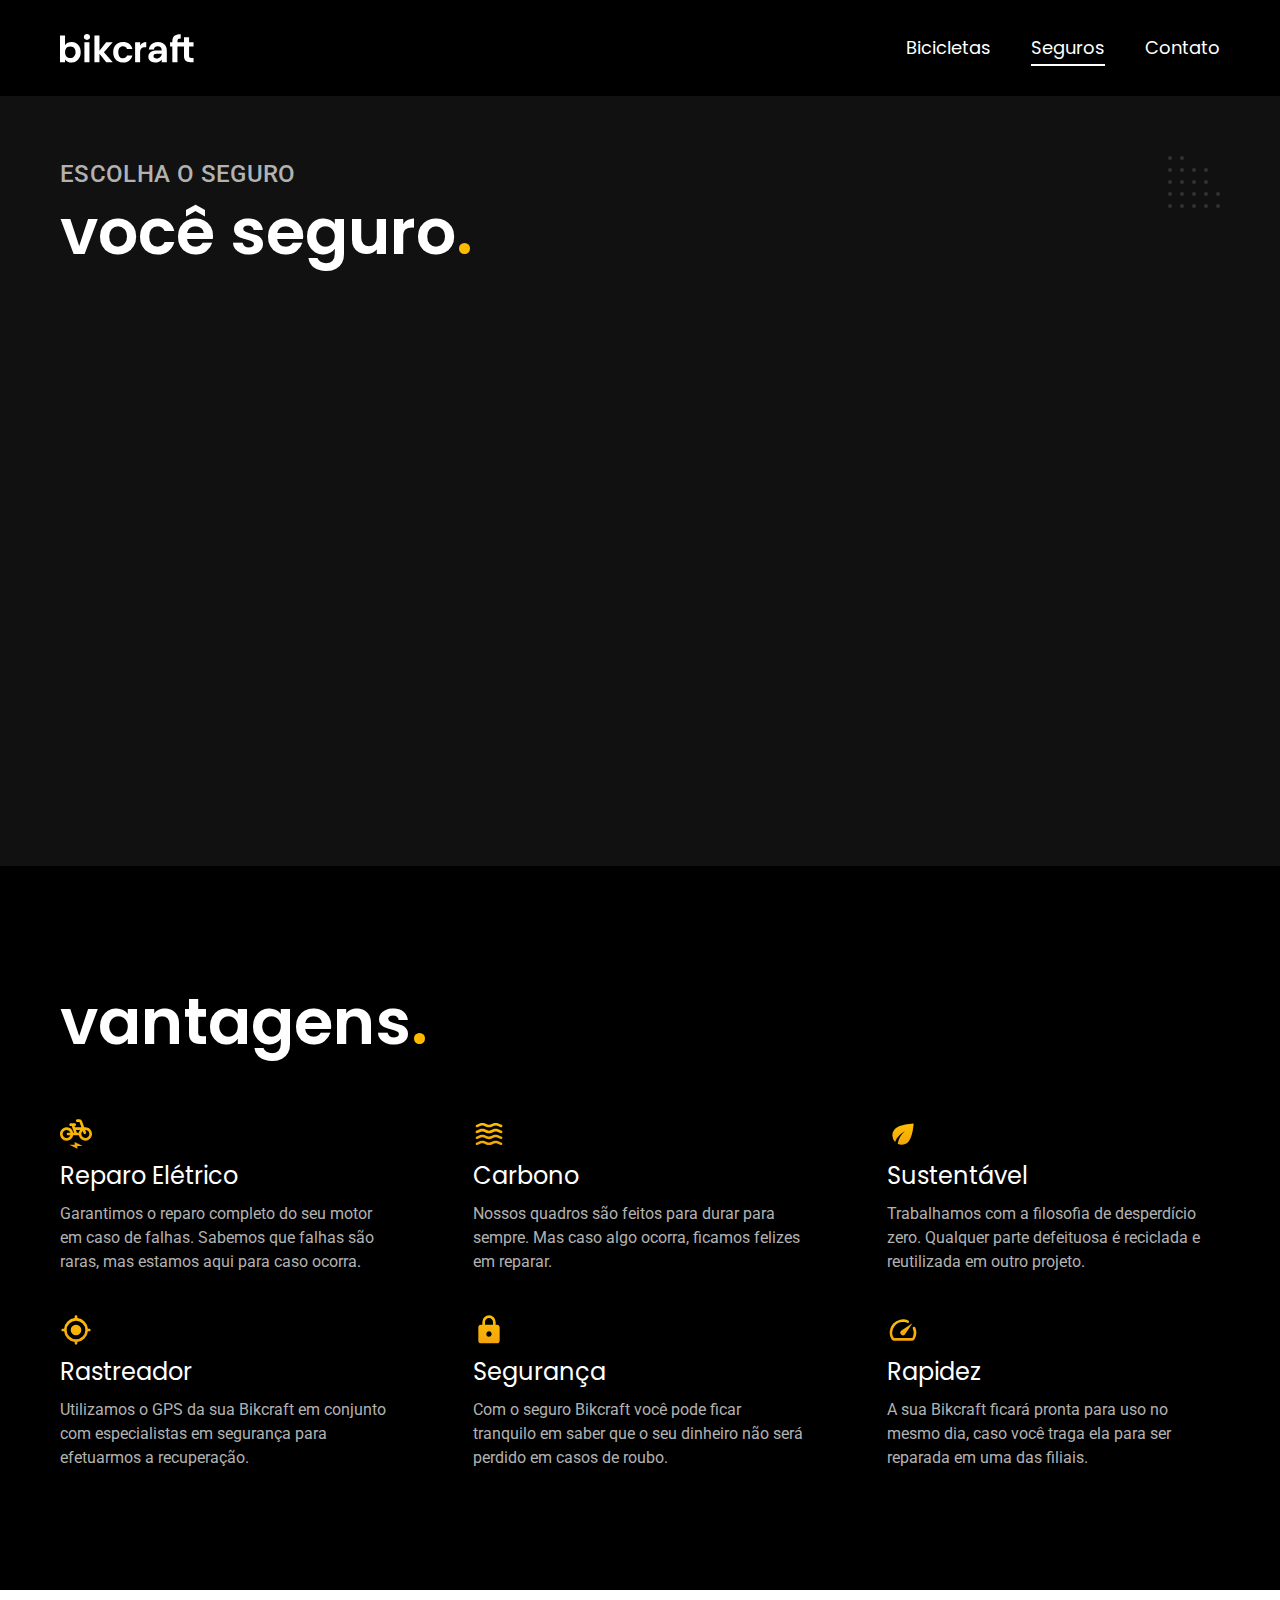
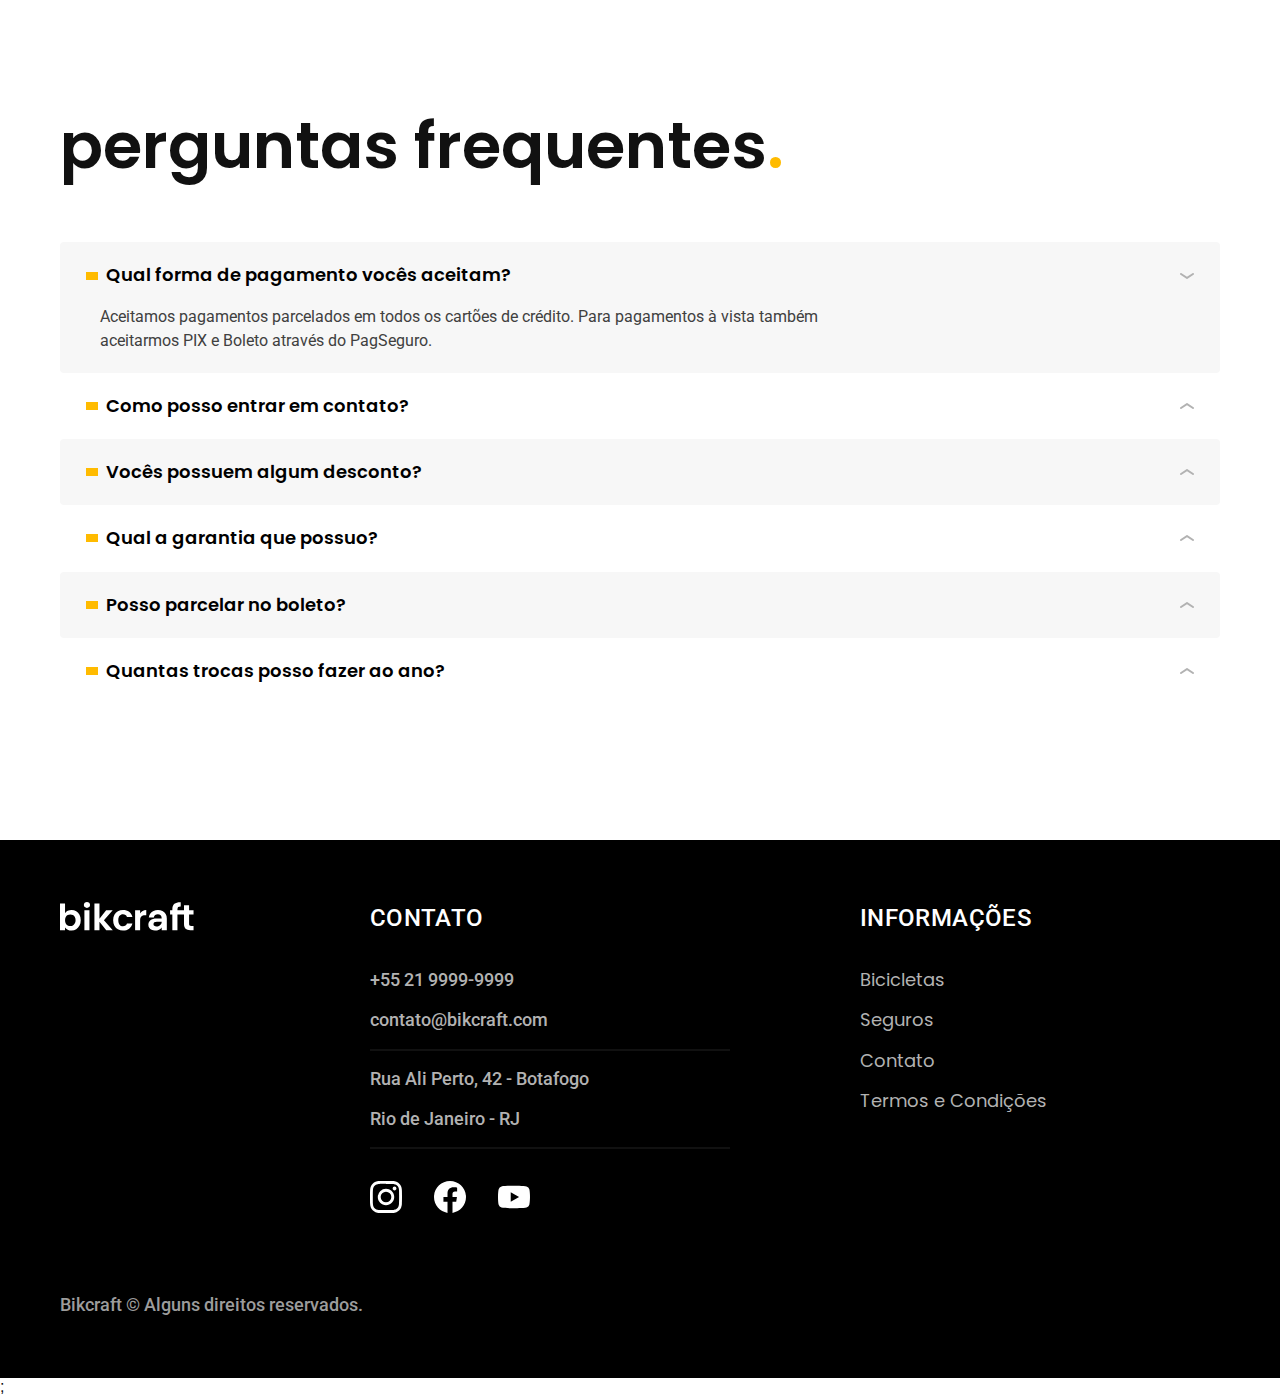
<file: seguros.html>
<!DOCTYPE html>
<html lang="pt-br">

<head>
  <meta charset="UTF-8">
  <meta name="viewport" content="width=device-width, initial-scale=1.0">

  <title>Seguros | Bikcraft</title>
  <meta name="description" content="Seguros.">

  <link rel="icon" href="./favicon.svg" type="image/svg+xml">
  <link rel="preload" href="./css/style.min.css" as="style">
  <link rel="stylesheet" href="./css/style.min.css">

  <script>
    document.documentElement.classList.add('js');
  </script>

  <link rel="preconnect" href="https://fonts.googleapis.com">
  <link rel="preconnect" href="https://fonts.gstatic.com" crossorigin>
  <link href="https://fonts.googleapis.com/css2?family=Merriweather:ital,wght@1,900&family=Poppins:wght@400;600&family=Roboto:wght@400;500&display=swap" rel="stylesheet">
</head>

<body id="seguros">
  <header class="header-bg">
    <div class="header container">
      <a href="./">
        <img src="./img/bikcraft.svg" alt="Bikcraft">
      </a>

      <nav aria-label="primaria">
        <ul class="header-menu font-1-m cor-0">
          <li><a href="./bicicletas.html">Bicicletas</a></li>
          <li><a href="./seguros.html">Seguros</a></li>
          <li><a href="./contato.html">Contato</a></li>
        </ul>
      </nav>
    </div>
  </header>

  <main class="seguros-bg">
    <div class="titulo-bg">
      <div class="titulo container">
        <p class="font-2-l-b cor-5">Escolha o seguro</p>
        <h1 class="font-1-xxl cor-0">você seguro<span class="cor-p1">.</span></h1>
      </div>
    </div>

    <div class="seguros container">

      <div class="seguros-item fadeInLeft" data-anime="200">
        <h3 class="font-1-xl cor-6">PRATA</h3>
        <span class="font-1-xl cor-0">R$ 199 <span class="font-1-xs cor-6">mensal</span></span>
        <ul class="font-2-m cor-0">
          <li>Duas trocas por ano</li>
          <li>Assistência técnica</li>
          <li>Suporte 08h às 18h</li>
          <li>Cobertura estadual</li>
        </ul>
        <a class="botao secundario" href="./orcamento.html?tipo=seguro&produto=prata">Inscreva-se</a>
      </div>

      <div class="seguros-item fadeInRight" data-anime="400">
        <h3 class="font-1-xl cor-p1">OURO</h3>
        <span class="font-1-xl cor-0">R$ 299 <span class="font-1-xs cor-6">mensal</span></span>
        <ul class="font-2-m cor-0">
          <li>Cinco trocas por ano</li>
          <li>Assistência especial</li>
          <li>Suporte 24h</li>
          <li>Cobertura nacional</li>
          <li>Desconto em parceiros</li>
          <li>Acesso ao Clube Bikcraft</li>
        </ul>
        <a class="botao" href="./orcamento.html?tipo=seguro&produto=ouro">Inscreva-se</a>
      </div>
    </div>
  </main>

  <article class="vantagens-bg">
    <div class="vantagens container">
      <h2 class="font-1-xxl cor-0">vantagens<span class="cor-p1">.</span></h2>
      <ul>
        <li>
          <img src="./img/icones/eletrica.svg" alt="">
          <h3 class="font-1-l cor-0">Reparo Elétrico</h3>
          <p class="font-2-s cor-5">Garantimos o reparo completo do seu motor em caso de falhas. Sabemos que falhas são raras, mas estamos aqui para caso ocorra.</p>
        </li>
        <li>
          <img src="./img/icones/carbono.svg" alt="">
          <h3 class="font-1-l cor-0">Carbono</h3>
          <p class="font-2-s cor-5">Nossos quadros são feitos para durar para sempre. Mas caso algo ocorra, ficamos felizes em reparar.</p>
        </li>
        <li>
          <img src="./img/icones/sustentavel.svg" alt="">
          <h3 class="font-1-l cor-0">Sustentável</h3>
          <p class="font-2-s cor-5">Trabalhamos com a filosofia de desperdício zero. Qualquer parte defeituosa é reciclada e reutilizada em outro projeto.</p>
        </li>
        <li>
          <img src="./img/icones/rastreador.svg" alt="">
          <h3 class="font-1-l cor-0">Rastreador</h3>
          <p class="font-2-s cor-5">Utilizamos o GPS da sua Bikcraft em conjunto com especialistas em segurança para efetuarmos a recuperação.</p>
        </li>
        <li>
          <img src="./img/icones/seguro.svg" alt="">
          <h3 class="font-1-l cor-0">Segurança</h3>
          <p class="font-2-s cor-5">Com o seguro Bikcraft você pode ficar tranquilo em saber que o seu dinheiro não será perdido em casos de roubo.</p>
        </li>
        <li>
          <img src="./img/icones/velocidade.svg" alt="">
          <h3 class="font-1-l cor-0">Rapidez</h3>
          <p class="font-2-s cor-5">A sua Bikcraft ficará pronta para uso no mesmo dia, caso você traga ela para ser reparada em uma das filiais.</p>
        </li>
      </ul>
    </div>
  </article>

  <article class="perguntas container">
    <h2 class="font-1-xxl">perguntas frequentes<span class="cor-p1">.</span></h2>

    <dl>
      <div>
        <dt><button class="font-1-m-b" aria-controls="pergunta1" aria-expanded="true">Qual forma de pagamento vocês aceitam?</button></dt>
        <dd id="pergunta1" class="font-2-s cor-9 ativa">Aceitamos pagamentos parcelados em todos os cartões de crédito. Para pagamentos à vista também aceitarmos PIX e Boleto através do PagSeguro.</dd>
      </div>
      <div>
        <dt><button class="font-1-m-b" aria-controls="pergunta2" aria-expanded="false">Como posso entrar em contato?</button></dt>
        <dd id="pergunta2" class="font-2-s cor-9">Aceitamos pagamentos parcelados em todos os cartões de crédito. Para pagamentos à vista também aceitarmos PIX e Boleto através do PagSeguro.</dd>
      </div>
      <div>
        <dt><button class="font-1-m-b" aria-controls="pergunta3" aria-expanded="false">Vocês possuem algum desconto?</button></dt>
        <dd id="pergunta3" class="font-2-s cor-9">Aceitamos pagamentos parcelados em todos os cartões de crédito. Para pagamentos à vista também aceitarmos PIX e Boleto através do PagSeguro.</dd>
      </div>
      <div>
        <dt><button class="font-1-m-b" aria-controls="pergunta4" aria-expanded="false">Qual a garantia que possuo?</button></dt>
        <dd id="pergunta4" class="font-2-s cor-9">Aceitamos pagamentos parcelados em todos os cartões de crédito. Para pagamentos à vista também aceitarmos PIX e Boleto através do PagSeguro.</dd>
      </div>
      <div>
        <dt><button class="font-1-m-b" aria-controls="pergunta5" aria-expanded="false">Posso parcelar no boleto?</button></dt>
        <dd id="pergunta5" class="font-2-s cor-9">Aceitamos pagamentos parcelados em todos os cartões de crédito. Para pagamentos à vista também aceitarmos PIX e Boleto através do PagSeguro.</dd>
      </div>
      <div>
        <dt><button class="font-1-m-b" aria-controls="pergunta6" aria-expanded="false">Quantas trocas posso fazer ao ano?</button></dt>
        <dd id="pergunta6" class="font-2-s cor-9">Aceitamos pagamentos parcelados em todos os cartões de crédito. Para pagamentos à vista também aceitarmos PIX e Boleto através do PagSeguro.</dd>
      </div>
    </dl>
  </article>

  <footer class="footer-bg">
    <div class="footer container">
      <img src="./img/bikcraft.svg" alt="Bikcraft">
      <div class="footer-contato">
        <h3 class="font-2-l-b cor-0">Contato</h3>
        <ul class="font-2-m cor-5">
          <li><a href="tel:+552199999999">+55 21 9999-9999</a></li>
          <li><a href="mailto:contato@bikcraft.com">contato@bikcraft.com</a></li>
          <li>Rua Ali Perto, 42 - Botafogo</li>
          <li>Rio de Janeiro - RJ</li>
        </ul>
        <div class="footer-redes">
          <a href="./">
            <img src="./img/redes/instagram.svg" alt="Instagram">
          </a>
          <a href="./">
            <img src="./img/redes/facebook.svg" alt="Facebook">
          </a>
          <a href="./">
            <img src="./img/redes/youtube.svg" alt="Youtube">
          </a>
        </div>
      </div>
      <div class="footer-informacoes">
        <h3 class="font-2-l-b cor-0">Informações</h3>
        <nav>
          <ul class="font-1-m cor-5">
            <li><a href="./bicicletas.html">Bicicletas</a></li>
            <li><a href="./seguros.html">Seguros</a></li>
            <li><a href="./contato.html">Contato</a></li>
            <li><a href="./termos.html">Termos e Condições</a></li>
          </ul>
        </nav>
      </div>
      <p class="footer-copy font-2-m cor-6">Bikcraft © Alguns direitos reservados.</p>
    </div>
  </footer>
  <script src="./js/plugins/simple-anime.js"></script>;
  <script src="./js/script.js"></script>
</body>

</html>
</file>
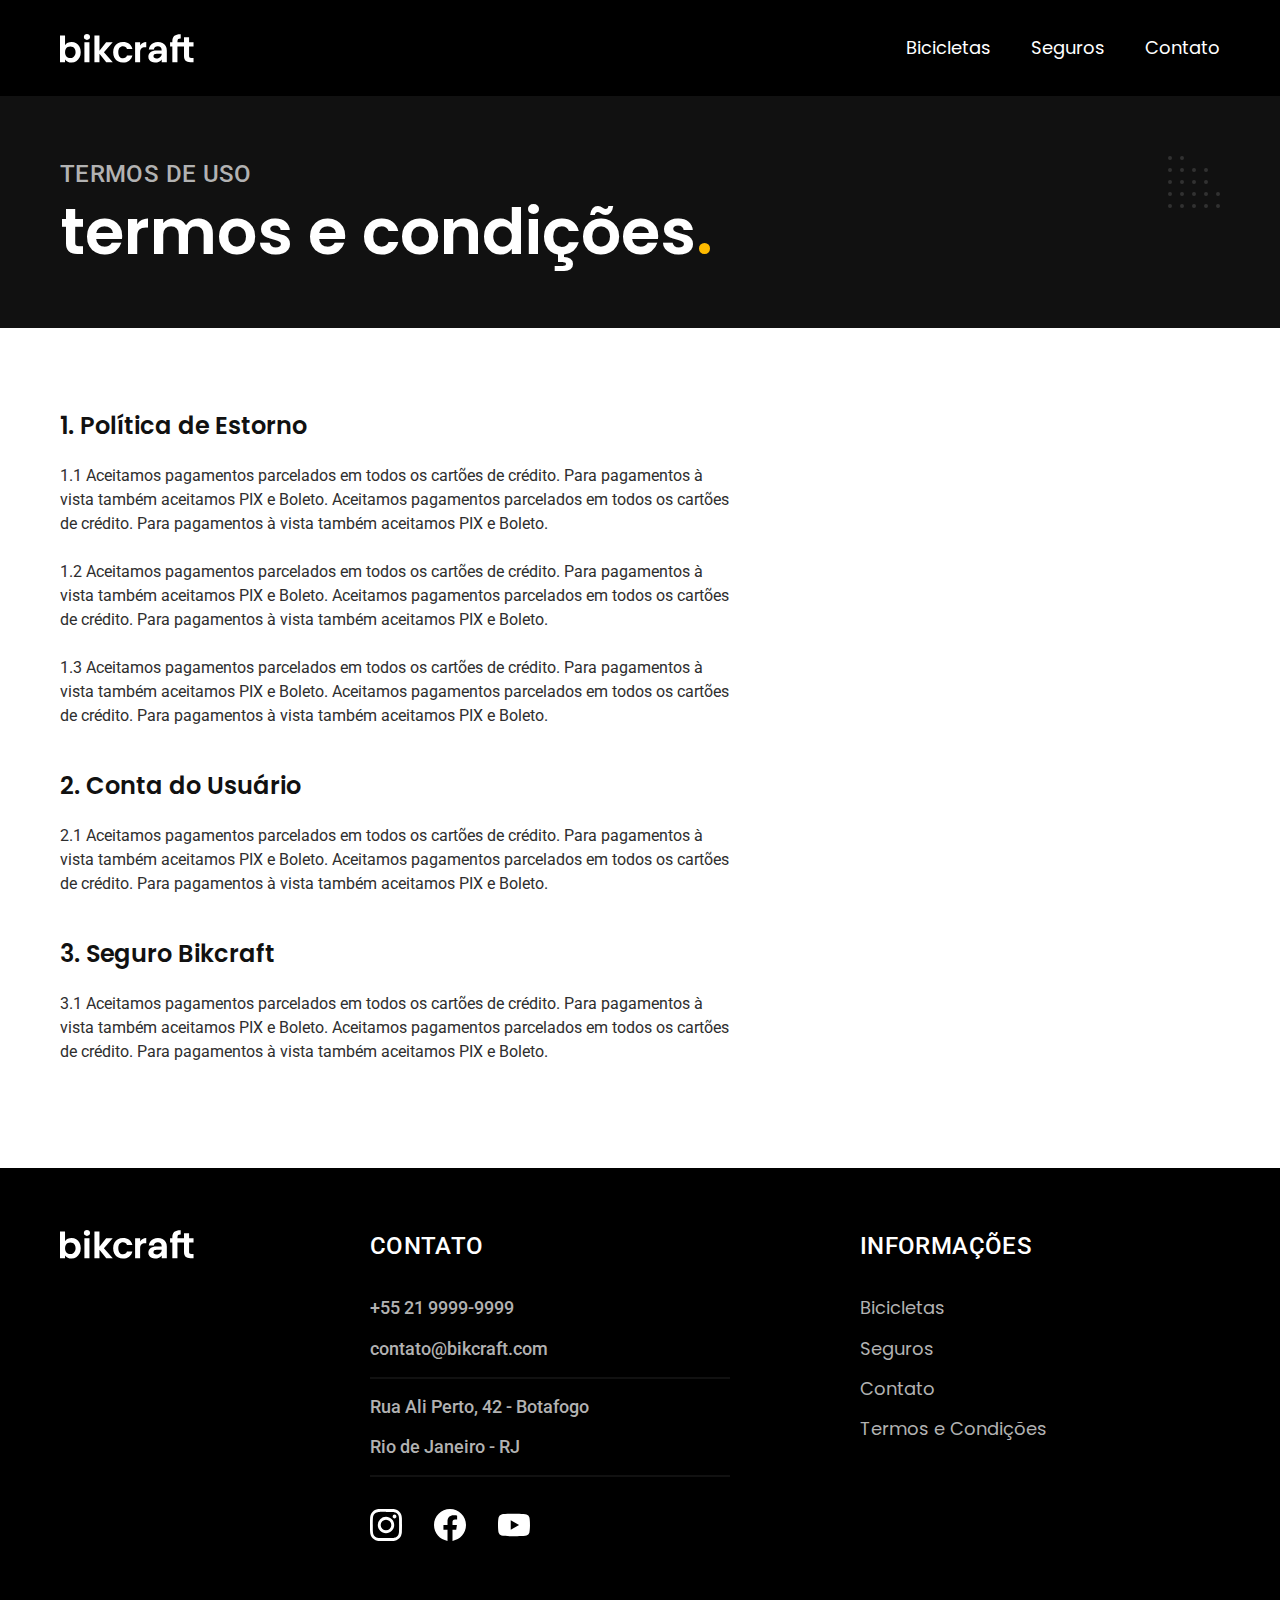
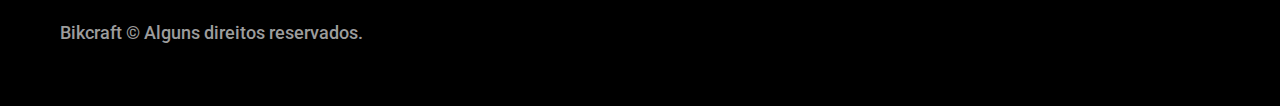
<file: termos.html>
<!DOCTYPE html>
<html lang="pt-br">

<head>
  <meta charset="UTF-8">
  <meta name="viewport" content="width=device-width, initial-scale=1.0">

  <title>Termos e Condições | Bikcraft</title>
  <meta name="description" content="Termos e condições.">

  <link rel="icon" href="./favicon.svg" type="image/svg+xml">
  <link rel="preload" href="./css/style.min.css" as="style">
  <link rel="stylesheet" href="./css/style.min.css">

  <script>
    document.documentElement.classList.add('js');
  </script>

  <link rel="preconnect" href="https://fonts.googleapis.com">
  <link rel="preconnect" href="https://fonts.gstatic.com" crossorigin>
  <link href="https://fonts.googleapis.com/css2?family=Merriweather:ital,wght@1,900&family=Poppins:wght@400;600&family=Roboto:wght@400;500&display=swap" rel="stylesheet">
</head>

<body id="termos">
  <header class="header-bg">
    <div class="header container">
      <a href="./">
        <img src="./img/bikcraft.svg" alt="Bikcraft">
      </a>

      <nav aria-label="primaria">
        <ul class="header-menu font-1-m cor-0">
          <li><a href="./bicicletas.html">Bicicletas</a></li>
          <li><a href="./seguros.html">Seguros</a></li>
          <li><a href="./contato.html">Contato</a></li>
        </ul>
      </nav>
    </div>
  </header>

  <main>
    <div class="titulo-bg">
      <div class="titulo container">
        <p class="font-2-l-b cor-5">Termos de uso</p>
        <h1 class="font-1-xxl cor-0">termos e condições<span class="cor-p1">.</span></h1>
      </div>
    </div>

    <div class="termos font-2-s cor-10 container">
      <h2 class="font-1-l cor-11">1. Política de Estorno</h2>
      <p>1.1 Aceitamos pagamentos parcelados em todos os cartões de crédito. Para pagamentos à vista também aceitamos PIX e Boleto. Aceitamos pagamentos parcelados em todos os cartões de crédito. Para pagamentos à vista também aceitamos PIX e Boleto.</p>
      <p>1.2 Aceitamos pagamentos parcelados em todos os cartões de crédito. Para pagamentos à vista também aceitamos PIX e Boleto. Aceitamos pagamentos parcelados em todos os cartões de crédito. Para pagamentos à vista também aceitamos PIX e Boleto.</p>
      <p>1.3 Aceitamos pagamentos parcelados em todos os cartões de crédito. Para pagamentos à vista também aceitamos PIX e Boleto. Aceitamos pagamentos parcelados em todos os cartões de crédito. Para pagamentos à vista também aceitamos PIX e Boleto.</p>
      <h2 class="font-1-l cor-11">2. Conta do Usuário</h2>
      <p>2.1 Aceitamos pagamentos parcelados em todos os cartões de crédito. Para pagamentos à vista também aceitamos PIX e Boleto. Aceitamos pagamentos parcelados em todos os cartões de crédito. Para pagamentos à vista também aceitamos PIX e Boleto.</p>
      <h2 class="font-1-l cor-11">3. Seguro Bikcraft</h2>
      <p>3.1 Aceitamos pagamentos parcelados em todos os cartões de crédito. Para pagamentos à vista também aceitamos PIX e Boleto. Aceitamos pagamentos parcelados em todos os cartões de crédito. Para pagamentos à vista também aceitamos PIX e Boleto.</p>
    </div>
  </main>

  <footer class="footer-bg">
    <div class="footer container">
      <img src="./img/bikcraft.svg" alt="Bikcraft">
      <div class="footer-contato">
        <h3 class="font-2-l-b cor-0">Contato</h3>
        <ul class="font-2-m cor-5">
          <li><a href="tel:+552199999999">+55 21 9999-9999</a></li>
          <li><a href="mailto:contato@bikcraft.com">contato@bikcraft.com</a></li>
          <li>Rua Ali Perto, 42 - Botafogo</li>
          <li>Rio de Janeiro - RJ</li>
        </ul>
        <div class="footer-redes">
          <a href="./">
            <img src="./img/redes/instagram.svg" alt="Instagram">
          </a>
          <a href="./">
            <img src="./img/redes/facebook.svg" alt="Facebook">
          </a>
          <a href="./">
            <img src="./img/redes/youtube.svg" alt="Youtube">
          </a>
        </div>
      </div>
      <div class="footer-informacoes">
        <h3 class="font-2-l-b cor-0">Informações</h3>
        <nav>
          <ul class="font-1-m cor-5">
            <li><a href="./bicicletas.html">Bicicletas</a></li>
            <li><a href="./seguros.html">Seguros</a></li>
            <li><a href="./contato.html">Contato</a></li>
            <li><a href="./termos.html">Termos e Condições</a></li>
          </ul>
        </nav>
      </div>
      <p class="footer-copy font-2-m cor-6">Bikcraft © Alguns direitos reservados.</p>
    </div>
  </footer>
  <script src="./js/script.js"></script>
</body>

</html>
</file>
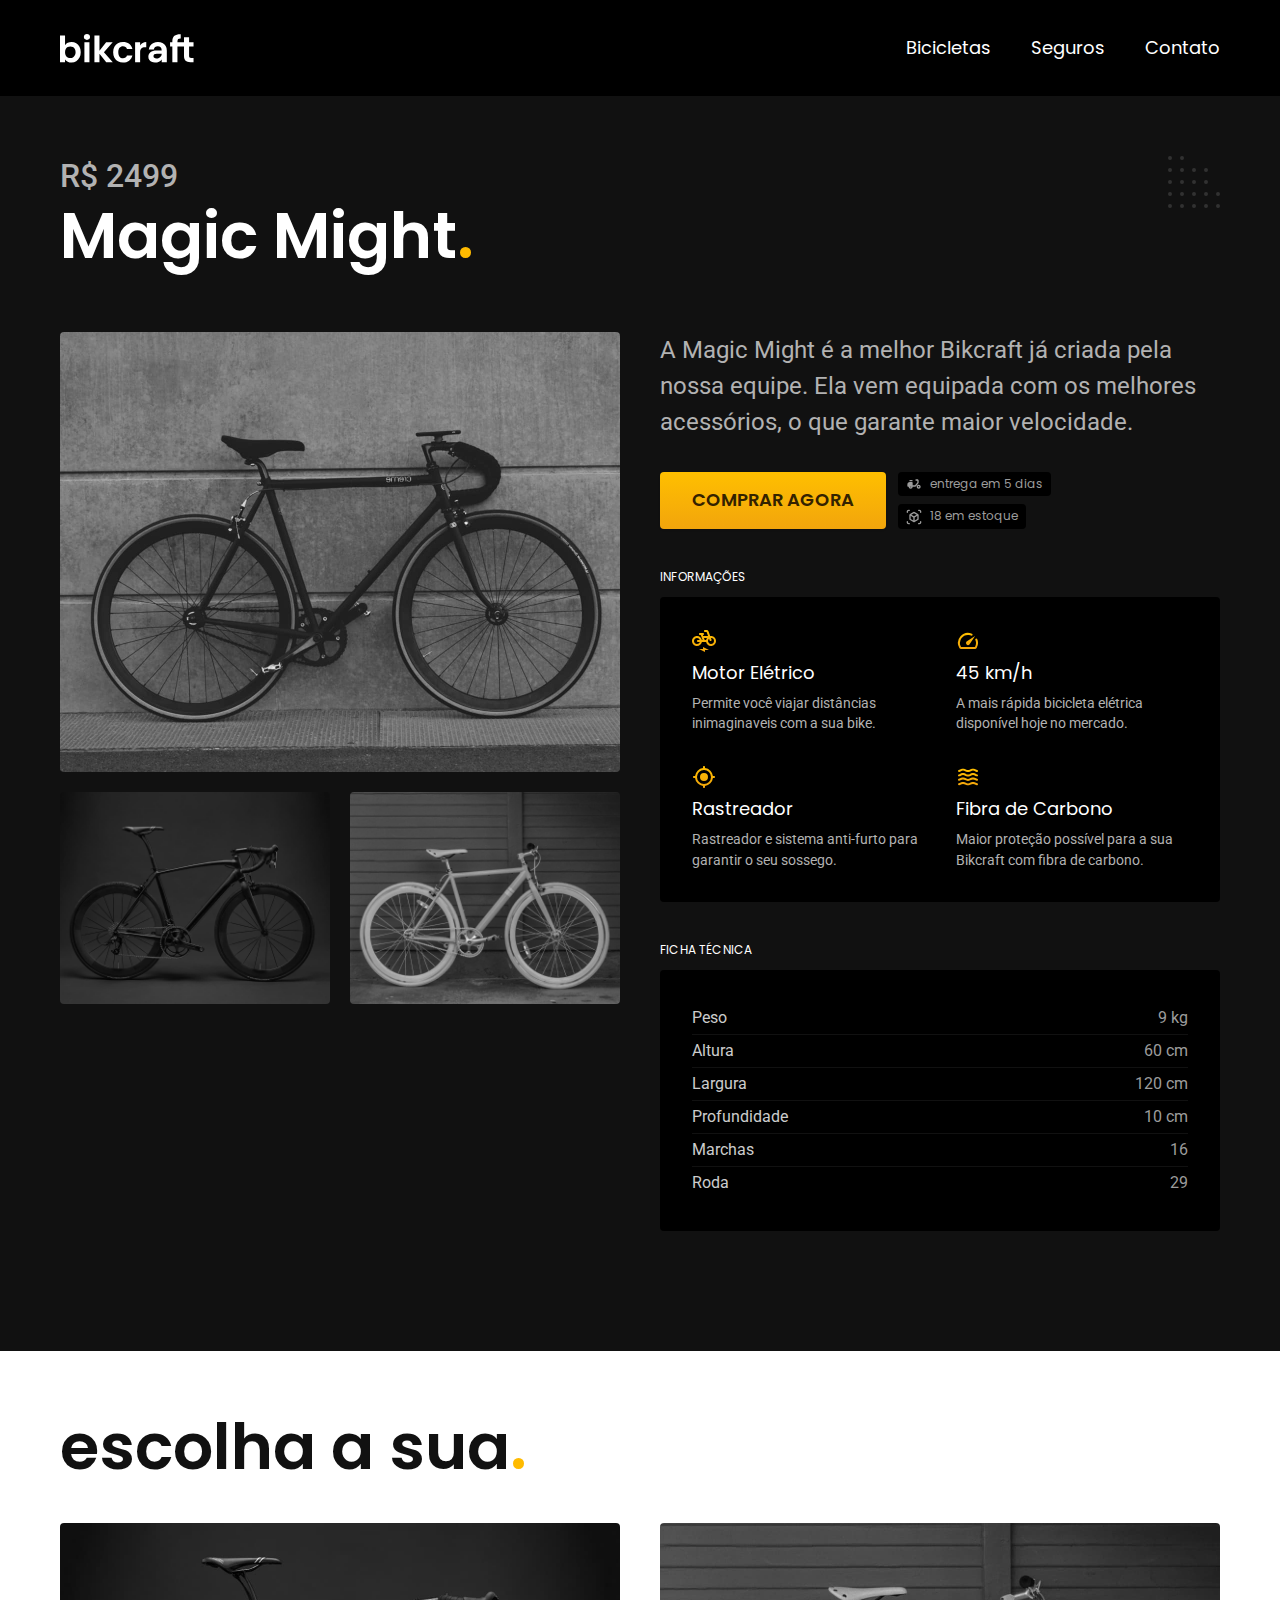
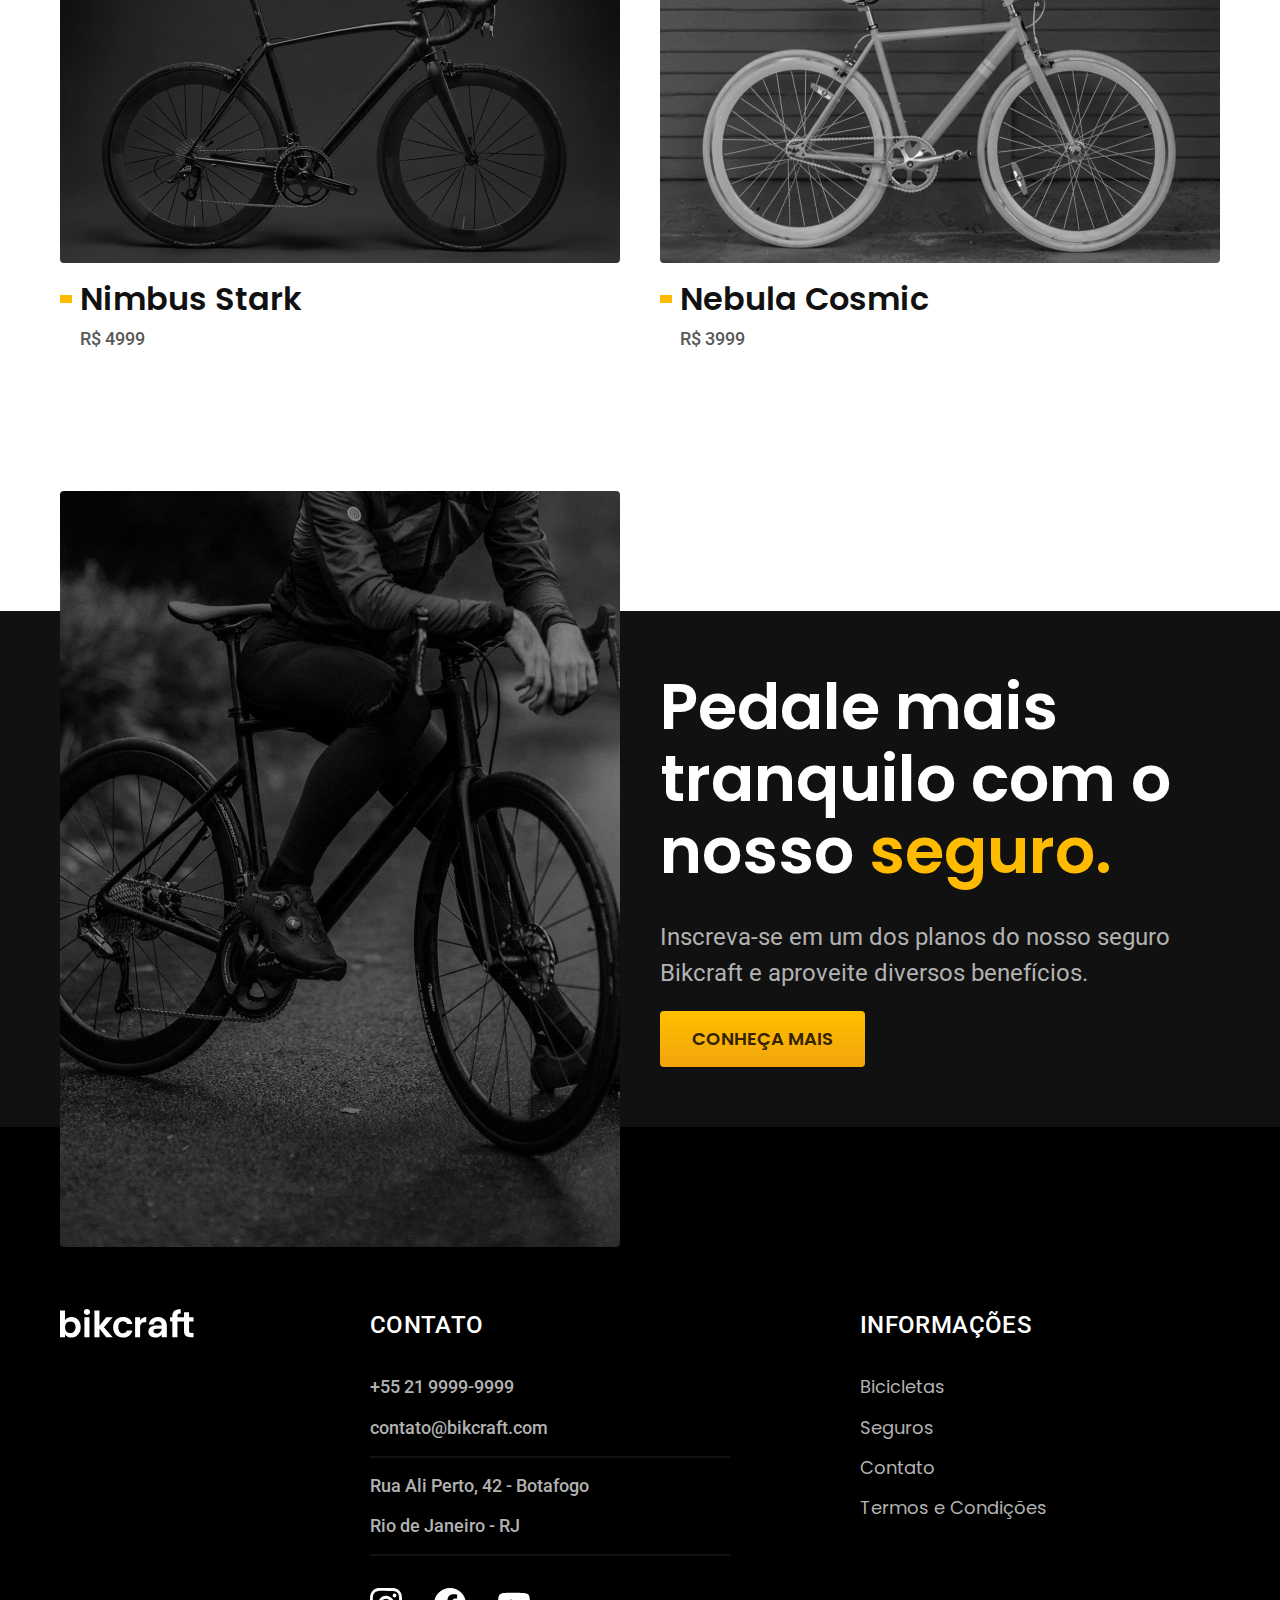
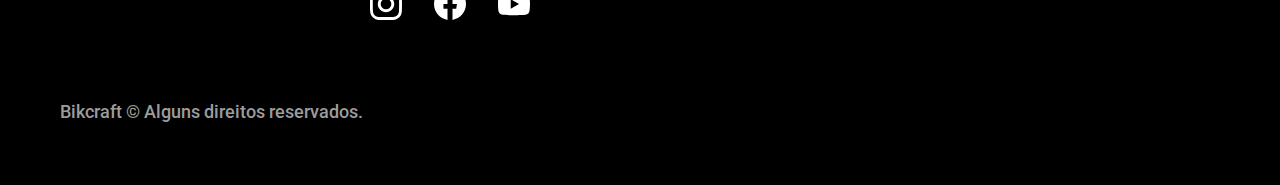
<file: bicicletas/magic.html>
<!DOCTYPE html>
<html lang="pt-br">

<head>
  <meta charset="UTF-8">
  <meta name="viewport" content="width=device-width, initial-scale=1.0">

  <title>Magic | Bikcraft</title>
  <meta name="description" content="Magic.">

  <link rel="icon" href="../favicon.svg" type="image/svg+xml">
  <link rel="preload" href="../css/style.min.css" as="style">
  <link rel="stylesheet" href="../css/style.min.css">

  <script>
    document.documentElement.classList.add('js');
  </script>

  <link rel="preconnect" href="https://fonts.googleapis.com">
  <link rel="preconnect" href="https://fonts.gstatic.com" crossorigin>
  <link href="https://fonts.googleapis.com/css2?family=Merriweather:ital,wght@1,900&family=Poppins:wght@400;600&family=Roboto:wght@400;500&display=swap" rel="stylesheet">
</head>

<body id="bicicleta">
  <header class="header-bg">
    <div class="header container">
      <a href="../">
        <img src="../img/bikcraft.svg" alt="Bikcraft">
      </a>

      <nav aria-label="primaria">
        <ul class="header-menu font-1-m cor-0">
          <li><a href="../bicicletas.html">Bicicletas</a></li>
          <li><a href="../seguros.html">Seguros</a></li>
          <li><a href="../contato.html">Contato</a></li>
        </ul>
      </nav>
    </div>
  </header>

  <main class="titulo-bg">
    <div>
      <div class="titulo container">
        <p class="font-2-xl cor-5">R$ 2499</p>
        <h1 class="font-1-xxl cor-0">Magic Might<span class="cor-p1">.</span></h1>
      </div>
    </div>
    <div class="bicicleta container">
      <div class="bicicleta-imagens">
        <img src="../img/bicicleta/nimbus2.jpg" alt="Bicicleta 1">
        <img src="../img/bicicleta/nimbus1.jpg" alt="Bicicleta 2">
        <img src="../img/bicicleta/nimbus3.jpg" alt="Bicicleta 3">
      </div>
      <div class="bicicleta-conteudo">
        <p class="font-2-l cor-5">A Magic Might é a melhor Bikcraft já criada pela nossa equipe. Ela vem equipada com os melhores acessórios, o que garante maior velocidade.</p>
        <div class="bicicleta-comprar">
          <a class="botao" href="../orcamento.html?tipo=bikcraft&produto=magic">Comprar Agora</a>
          <span class="font-1-xs cor-6"><img src="../img/icones/entrega.svg" alt=""> entrega em 5 dias</span>
          <span class="font-1-xs cor-6"><img src="../img/icones/estoque.svg" alt=""> 18 em estoque</span>
        </div>

        <h2 class="font-1-xs cor-0">Informações</h2>
        <ul class="bicicleta-informacoes">
          <li>
            <img src="../img/icones/eletrica.svg" alt="">
            <h3 class="font-1-m cor-0">Motor Elétrico</h3>
            <p class="font-2-xs cor-5">Permite você viajar distâncias inimaginaveis com a sua bike.</p>
          </li>
          <li>
            <img src="../img/icones/velocidade.svg" alt="">
            <h3 class="font-1-m cor-0">45 km/h</h3>
            <p class="font-2-xs cor-5">A mais rápida bicicleta elétrica disponível hoje no mercado.</p>
          </li>
          <li>
            <img src="../img/icones/rastreador.svg" alt="">
            <h3 class="font-1-m cor-0">Rastreador</h3>
            <p class="font-2-xs cor-5">Rastreador e sistema anti-furto para garantir o seu sossego.</p>
          </li>
          <li>
            <img src="../img/icones/carbono.svg" alt="">
            <h3 class="font-1-m cor-0">Fibra de Carbono</h3>
            <p class="font-2-xs cor-5">Maior proteção possível para a sua Bikcraft com fibra de carbono.</p>
          </li>
        </ul>
        <h2 class="font-1-xs cor-0">Ficha Técnica</h2>
        <ul class="bicicleta-ficha font-2-s cor-4">
          <li>Peso <span>9 kg</span></li>
          <li>Altura <span>60 cm</span></li>
          <li>Largura <span>120 cm</span></li>
          <li>Profundidade <span>10 cm</span></li>
          <li>Marchas <span>16</span></li>
          <li>Roda <span>29</span></li>
        </ul>
      </div>
    </div>
  </main>

  <article class="bicicletas-lista container">
    <h2 class="font-1-xxl">escolha a sua<span class="cor-p1">.</span></h2>

    <ul>
      <li>
        <a href="./nimbus.html">
          <img src="../img/bicicletas/nimbus.jpg" alt="Bicicleta preta">
          <h3 class="font-1-xl">Nimbus Stark</h3>
          <span class="font-2-m cor-8">R$ 4999</span>
        </a>
      </li>
      <li>
        <a href="./nebula.html">
          <img src="../img/bicicletas/nebula.jpg" alt="Bicicleta preta">
          <h3 class="font-1-xl">Nebula Cosmic</h3>
          <span class="font-2-m cor-8">R$ 3999</span>
        </a>
      </li>
    </ul>
  </article>

  <article class="seguro-bg">
    <div class="seguro container">
      <div class="seguro-imagem">
        <img src="../img/fotos/seguros.jpg" alt="Pessoa parada em cima de uma bicicleta.">
      </div>
      <div class="seguro-conteudo">
        <h2 class="font-1-xxl cor-0">Pedale mais tranquilo com o nosso <span class="cor-p1">seguro.</span></h2>
        <p class="font-2-l cor-5">Inscreva-se em um dos planos do nosso seguro Bikcraft e aproveite diversos benefícios.</p>
        <a class="botao" href="../seguros.html">Conheça Mais</a>
      </div>
    </div>
  </article>

  <footer class="footer-bg">
    <div class="footer container">
      <img src="../img/bikcraft.svg" alt="Bikcraft">
      <div class="footer-contato">
        <h3 class="font-2-l-b cor-0">Contato</h3>
        <ul class="font-2-m cor-5">
          <li><a href="tel:+552199999999">+55 21 9999-9999</a></li>
          <li><a href="mailto:contato@bikcraft.com">contato@bikcraft.com</a></li>
          <li>Rua Ali Perto, 42 - Botafogo</li>
          <li>Rio de Janeiro - RJ</li>
        </ul>
        <div class="footer-redes">
          <a href="../">
            <img src="../img/redes/instagram.svg" alt="Instagram">
          </a>
          <a href="../">
            <img src="../img/redes/facebook.svg" alt="Facebook">
          </a>
          <a href="../">
            <img src="../img/redes/youtube.svg" alt="Youtube">
          </a>
        </div>
      </div>
      <div class="footer-informacoes">
        <h3 class="font-2-l-b cor-0">Informações</h3>
        <nav>
          <ul class="font-1-m cor-5">
            <li><a href="../bicicletas.html">Bicicletas</a></li>
            <li><a href="../seguros.html">Seguros</a></li>
            <li><a href="../contato.html">Contato</a></li>
            <li><a href="../termos.html">Termos e Condições</a></li>
          </ul>
        </nav>
      </div>
      <p class="footer-copy font-2-m cor-6">Bikcraft © Alguns direitos reservados.</p>
    </div>
  </footer>
  <script src="../js/script.js"></script>
</body>

</html>
</file>
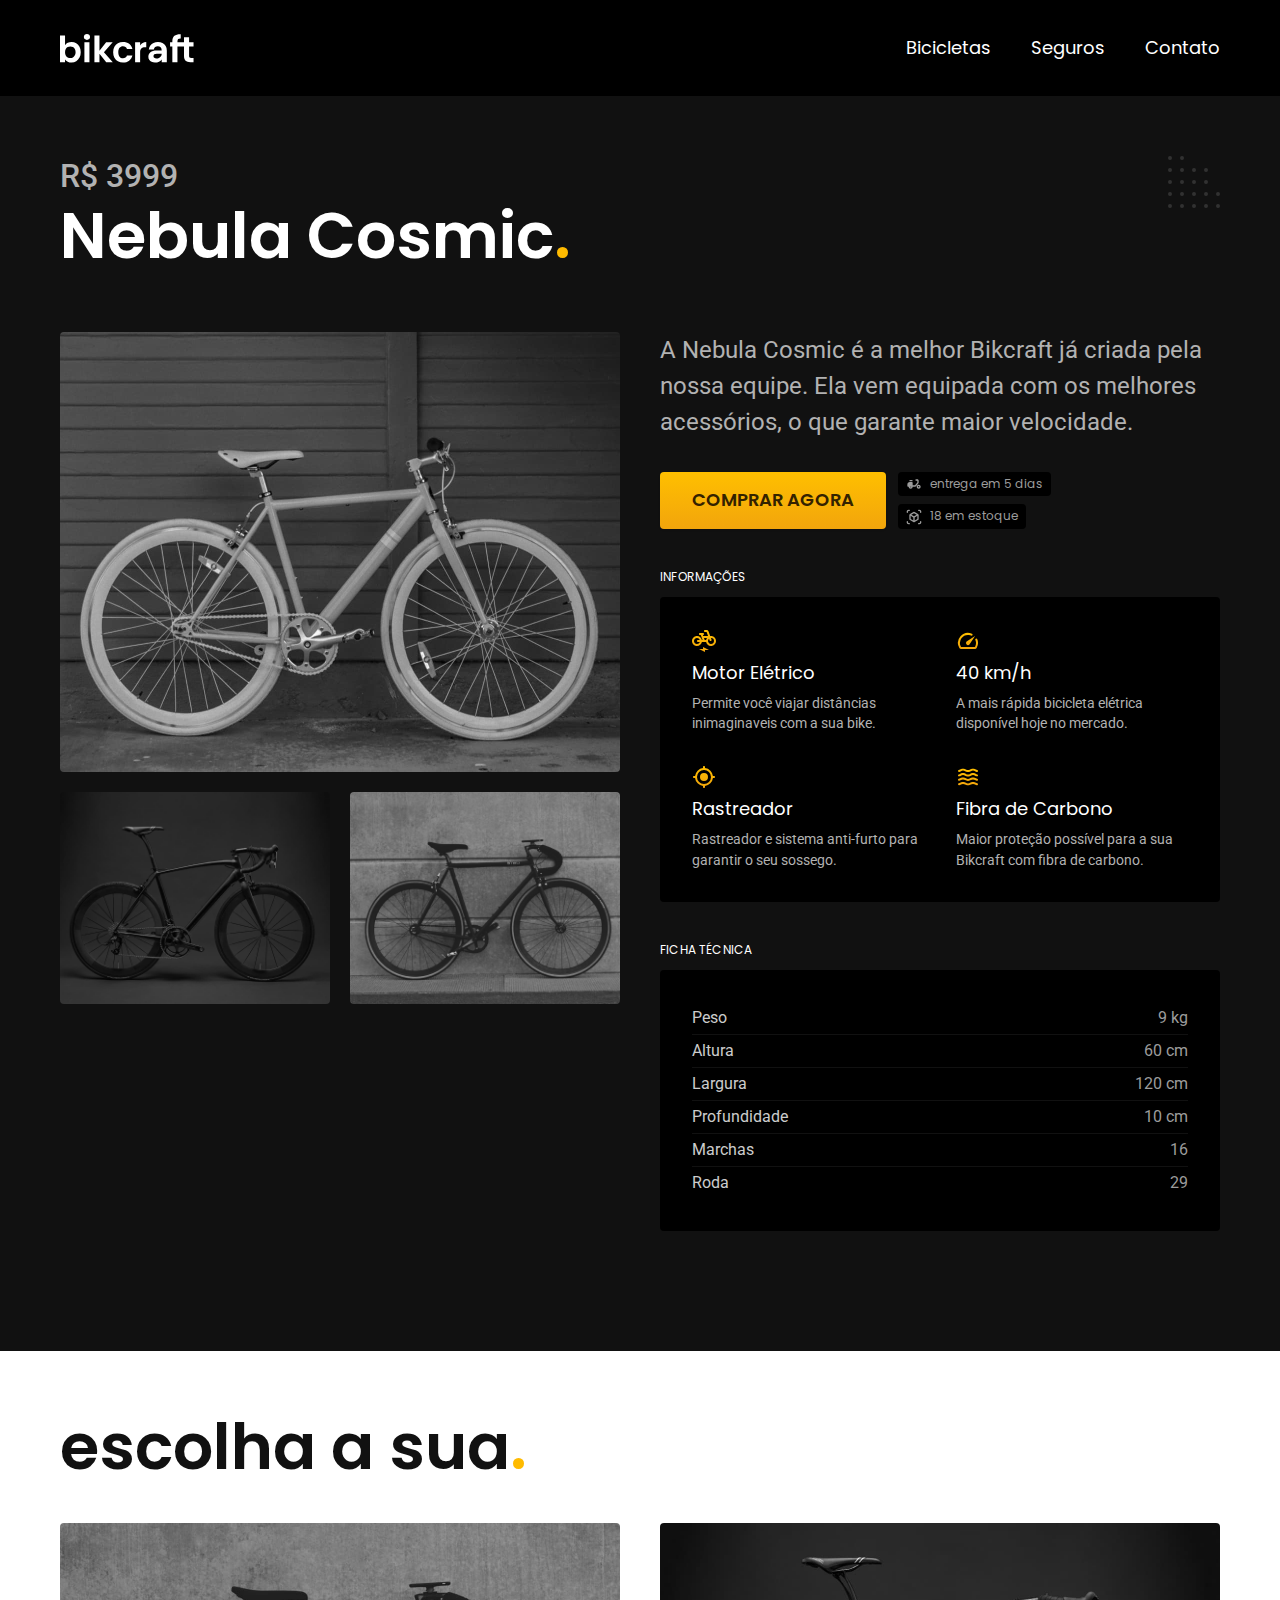
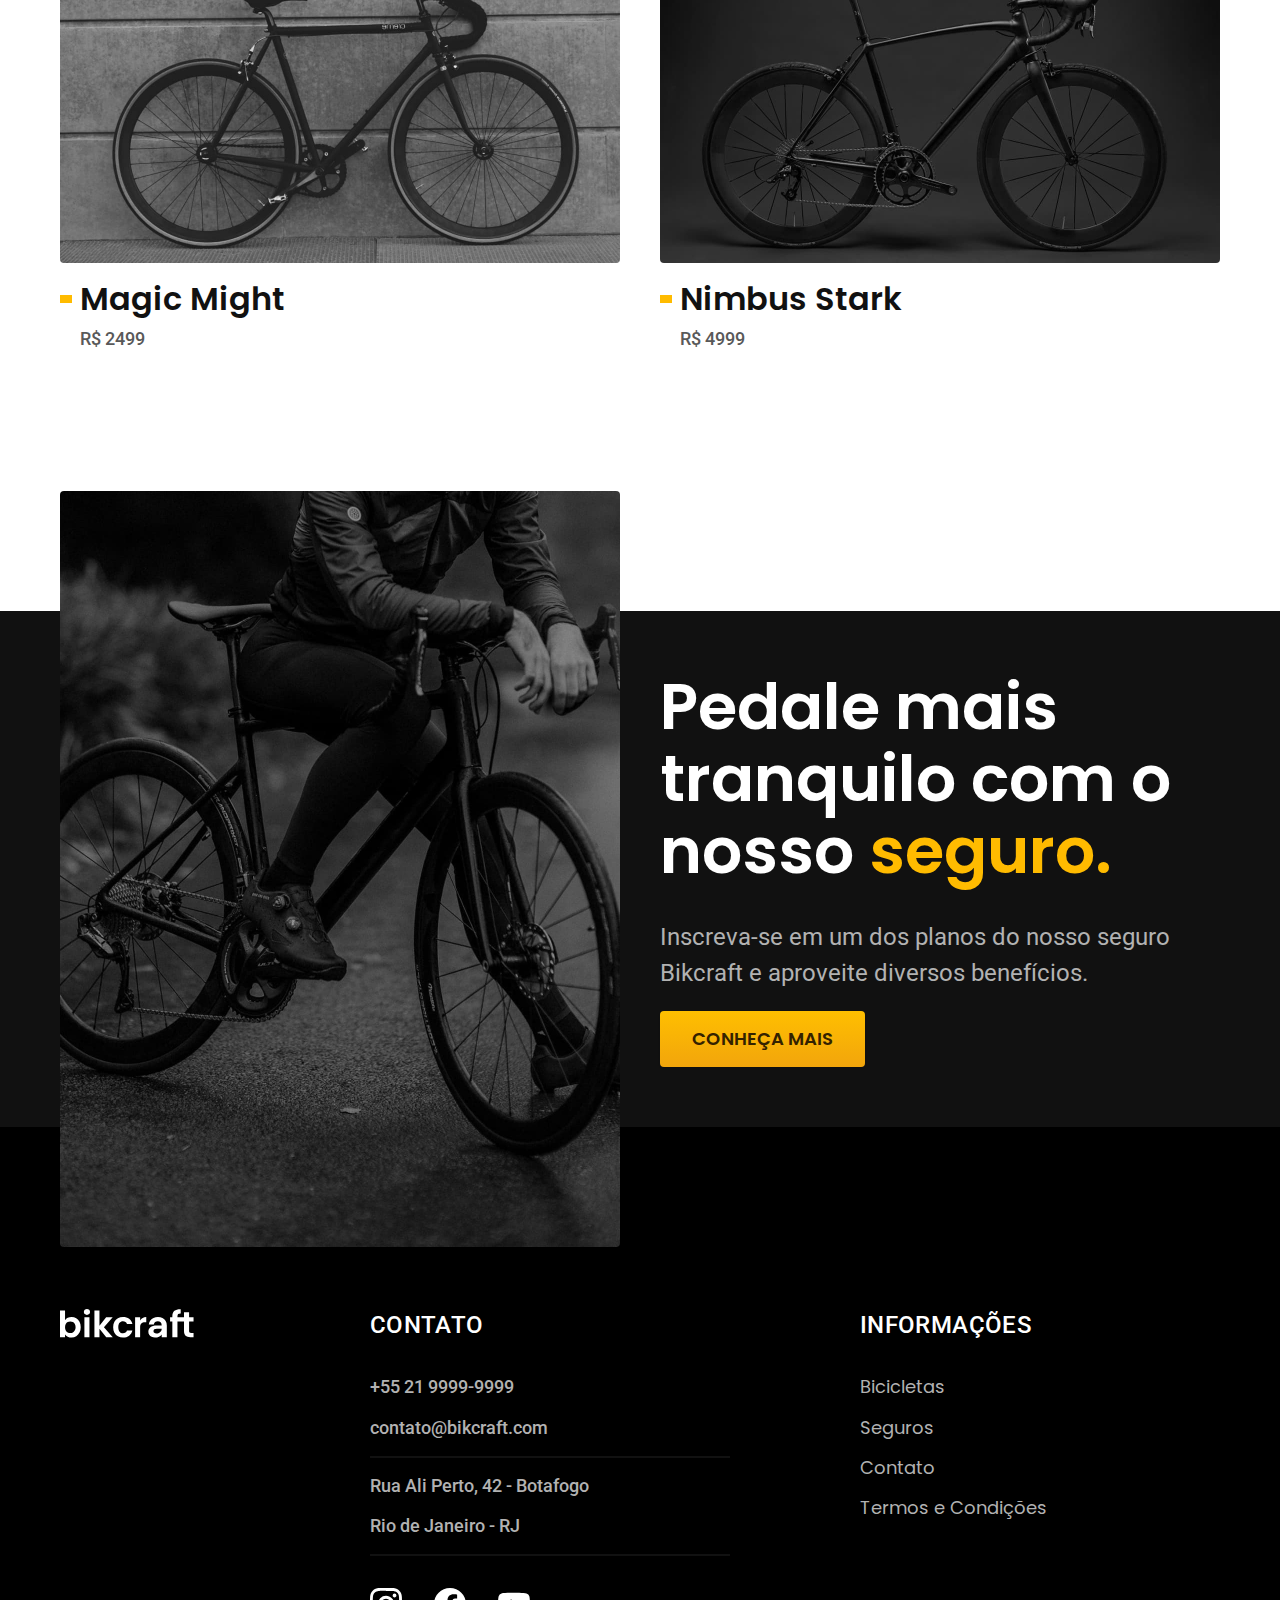
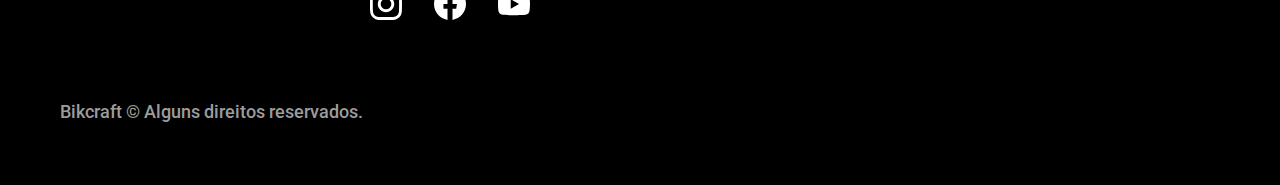
<file: bicicletas/nebula.html>
<!DOCTYPE html>
<html lang="pt-br">

<head>
  <meta charset="UTF-8">
  <meta name="viewport" content="width=device-width, initial-scale=1.0">

  <title>Nebula | Bikcraft</title>
  <meta name="description" content="Nebula.">

  <link rel="icon" href="../favicon.svg" type="image/svg+xml">
  <link rel="preload" href="../css/style.min.css" as="style">
  <link rel="stylesheet" href="../css/style.min.css">

  <script>
    document.documentElement.classList.add('js');
  </script>

  <link rel="preconnect" href="https://fonts.googleapis.com">
  <link rel="preconnect" href="https://fonts.gstatic.com" crossorigin>
  <link href="https://fonts.googleapis.com/css2?family=Merriweather:ital,wght@1,900&family=Poppins:wght@400;600&family=Roboto:wght@400;500&display=swap" rel="stylesheet">
</head>

<body id="bicicleta">
  <header class="header-bg">
    <div class="header container">
      <a href="../">
        <img src="../img/bikcraft.svg" alt="Bikcraft">
      </a>

      <nav aria-label="primaria">
        <ul class="header-menu font-1-m cor-0">
          <li><a href="../bicicletas.html">Bicicletas</a></li>
          <li><a href="../seguros.html">Seguros</a></li>
          <li><a href="../contato.html">Contato</a></li>
        </ul>
      </nav>
    </div>
  </header>

  <main class="titulo-bg">
    <div>
      <div class="titulo container">
        <p class="font-2-xl cor-5">R$ 3999</p>
        <h1 class="font-1-xxl cor-0">Nebula Cosmic<span class="cor-p1">.</span></h1>
      </div>
    </div>
    <div class="bicicleta container">
      <div class="bicicleta-imagens">
        <img src="../img/bicicleta/nimbus3.jpg" alt="Bicicleta 1">
        <img src="../img/bicicleta/nimbus1.jpg" alt="Bicicleta 2">
        <img src="../img/bicicleta/nimbus2.jpg" alt="Bicicleta 3">
      </div>
      <div class="bicicleta-conteudo">
        <p class="font-2-l cor-5">A Nebula Cosmic é a melhor Bikcraft já criada pela nossa equipe. Ela vem equipada com os melhores acessórios, o que garante maior velocidade.</p>
        <div class="bicicleta-comprar">
          <a class="botao" href="../orcamento.html?tipo=bikcraft&produto=nebula">Comprar Agora</a>
          <span class="font-1-xs cor-6"><img src="../img/icones/entrega.svg" alt=""> entrega em 5 dias</span>
          <span class="font-1-xs cor-6"><img src="../img/icones/estoque.svg" alt=""> 18 em estoque</span>
        </div>

        <h2 class="font-1-xs cor-0">Informações</h2>
        <ul class="bicicleta-informacoes">
          <li>
            <img src="../img/icones/eletrica.svg" alt="">
            <h3 class="font-1-m cor-0">Motor Elétrico</h3>
            <p class="font-2-xs cor-5">Permite você viajar distâncias inimaginaveis com a sua bike.</p>
          </li>
          <li>
            <img src="../img/icones/velocidade.svg" alt="">
            <h3 class="font-1-m cor-0">40 km/h</h3>
            <p class="font-2-xs cor-5">A mais rápida bicicleta elétrica disponível hoje no mercado.</p>
          </li>
          <li>
            <img src="../img/icones/rastreador.svg" alt="">
            <h3 class="font-1-m cor-0">Rastreador</h3>
            <p class="font-2-xs cor-5">Rastreador e sistema anti-furto para garantir o seu sossego.</p>
          </li>
          <li>
            <img src="../img/icones/carbono.svg" alt="">
            <h3 class="font-1-m cor-0">Fibra de Carbono</h3>
            <p class="font-2-xs cor-5">Maior proteção possível para a sua Bikcraft com fibra de carbono.</p>
          </li>
        </ul>
        <h2 class="font-1-xs cor-0">Ficha Técnica</h2>
        <ul class="bicicleta-ficha font-2-s cor-4">
          <li>Peso <span>9 kg</span></li>
          <li>Altura <span>60 cm</span></li>
          <li>Largura <span>120 cm</span></li>
          <li>Profundidade <span>10 cm</span></li>
          <li>Marchas <span>16</span></li>
          <li>Roda <span>29</span></li>
        </ul>
      </div>
    </div>
  </main>

  <article class="bicicletas-lista container">
    <h2 class="font-1-xxl">escolha a sua<span class="cor-p1">.</span></h2>

    <ul>
      <li>
        <a href="./magic.html">
          <img src="../img/bicicletas/magic.jpg" alt="Bicicleta preta">
          <h3 class="font-1-xl">Magic Might</h3>
          <span class="font-2-m cor-8">R$ 2499</span>
        </a>
      </li>
      <li>
        <a href="./nimbus.html">
          <img src="../img/bicicletas/nimbus.jpg" alt="Bicicleta preta">
          <h3 class="font-1-xl">Nimbus Stark</h3>
          <span class="font-2-m cor-8">R$ 4999</span>
        </a>
      </li>
    </ul>
  </article>

  <article class="seguro-bg">
    <div class="seguro container">
      <div class="seguro-imagem">
        <img src="../img/fotos/seguros.jpg" alt="Pessoa parada em cima de uma bicicleta.">
      </div>
      <div class="seguro-conteudo">
        <h2 class="font-1-xxl cor-0">Pedale mais tranquilo com o nosso <span class="cor-p1">seguro.</span></h2>
        <p class="font-2-l cor-5">Inscreva-se em um dos planos do nosso seguro Bikcraft e aproveite diversos benefícios.</p>
        <a class="botao" href="../seguros.html">Conheça Mais</a>
      </div>
    </div>
  </article>

  <footer class="footer-bg">
    <div class="footer container">
      <img src="../img/bikcraft.svg" alt="Bikcraft">
      <div class="footer-contato">
        <h3 class="font-2-l-b cor-0">Contato</h3>
        <ul class="font-2-m cor-5">
          <li><a href="tel:+552199999999">+55 21 9999-9999</a></li>
          <li><a href="mailto:contato@bikcraft.com">contato@bikcraft.com</a></li>
          <li>Rua Ali Perto, 42 - Botafogo</li>
          <li>Rio de Janeiro - RJ</li>
        </ul>
        <div class="footer-redes">
          <a href="../">
            <img src="../img/redes/instagram.svg" alt="Instagram">
          </a>
          <a href="../">
            <img src="../img/redes/facebook.svg" alt="Facebook">
          </a>
          <a href="../">
            <img src="../img/redes/youtube.svg" alt="Youtube">
          </a>
        </div>
      </div>
      <div class="footer-informacoes">
        <h3 class="font-2-l-b cor-0">Informações</h3>
        <nav>
          <ul class="font-1-m cor-5">
            <li><a href="../bicicletas.html">Bicicletas</a></li>
            <li><a href="../seguros.html">Seguros</a></li>
            <li><a href="../contato.html">Contato</a></li>
            <li><a href="../termos.html">Termos e Condições</a></li>
          </ul>
        </nav>
      </div>
      <p class="footer-copy font-2-m cor-6">Bikcraft © Alguns direitos reservados.</p>
    </div>
  </footer>
  <script src="../js/script.js"></script>
</body>

</html>
</file>
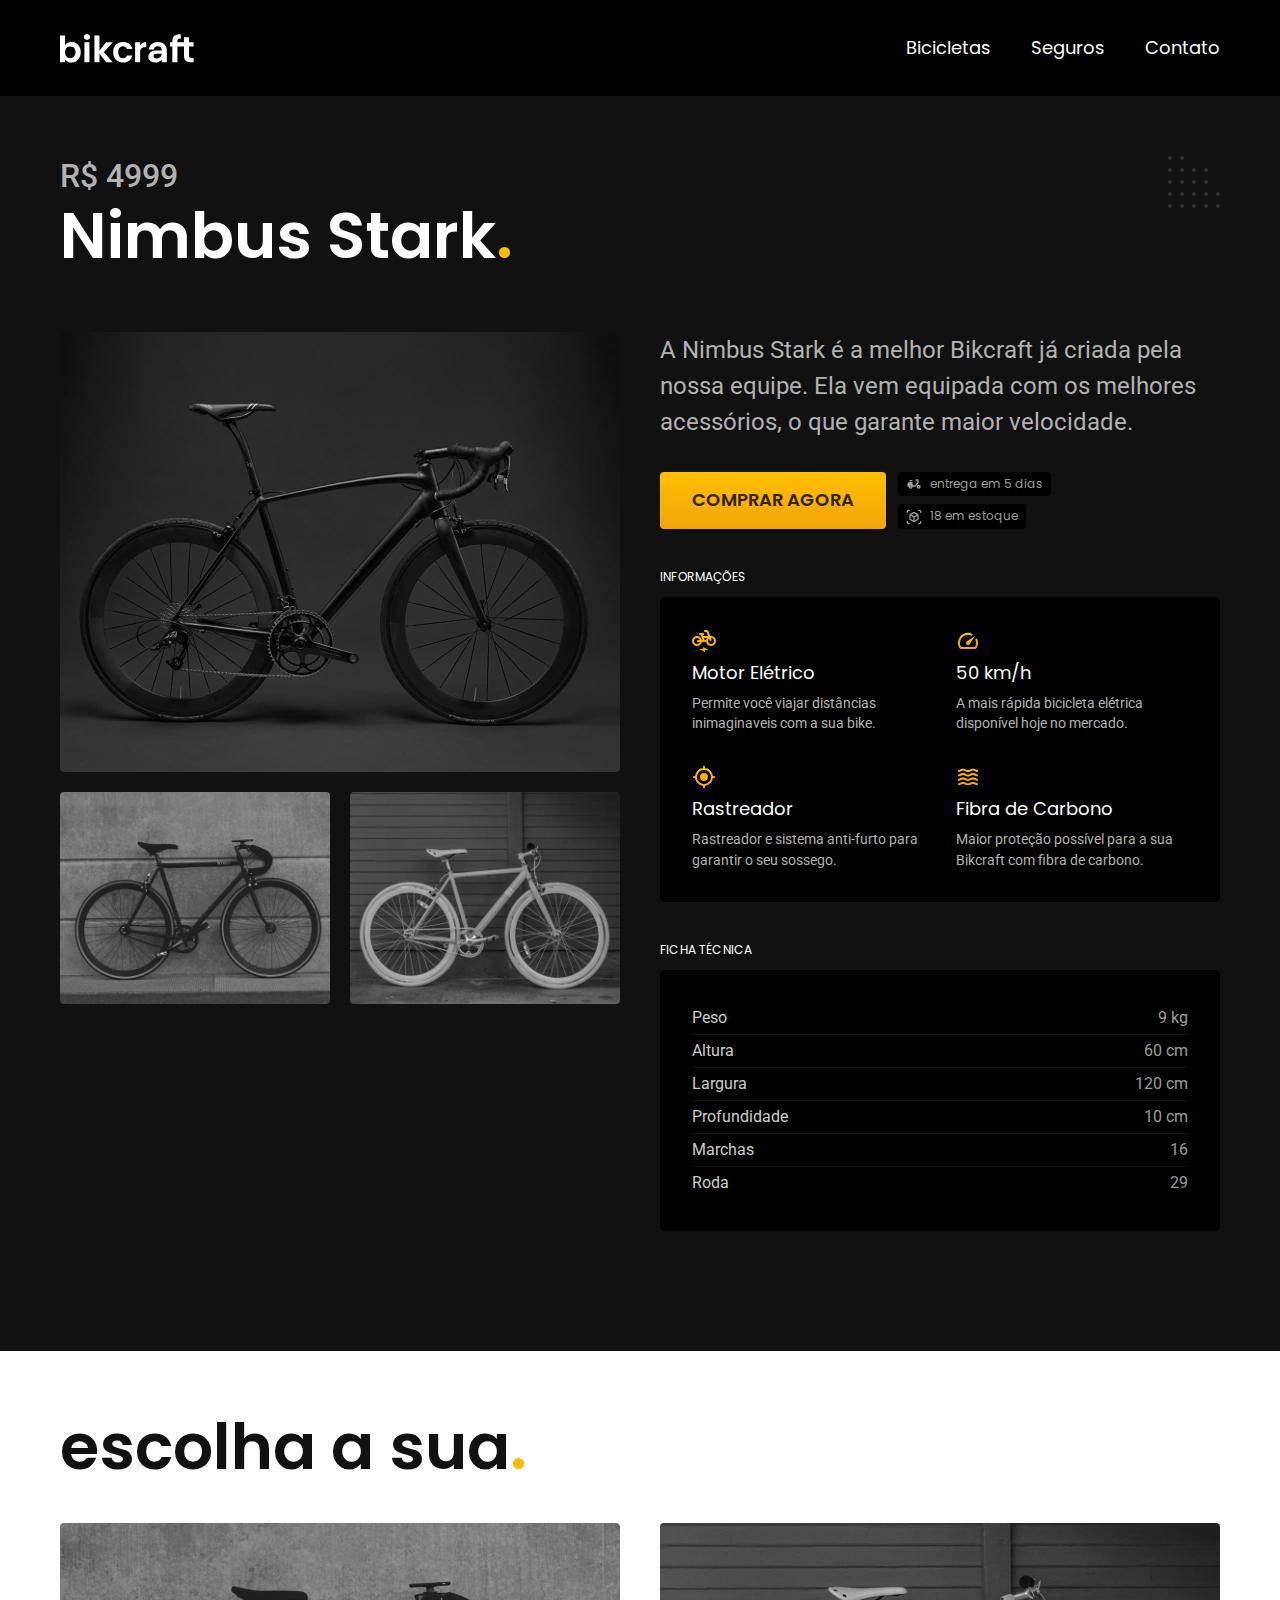
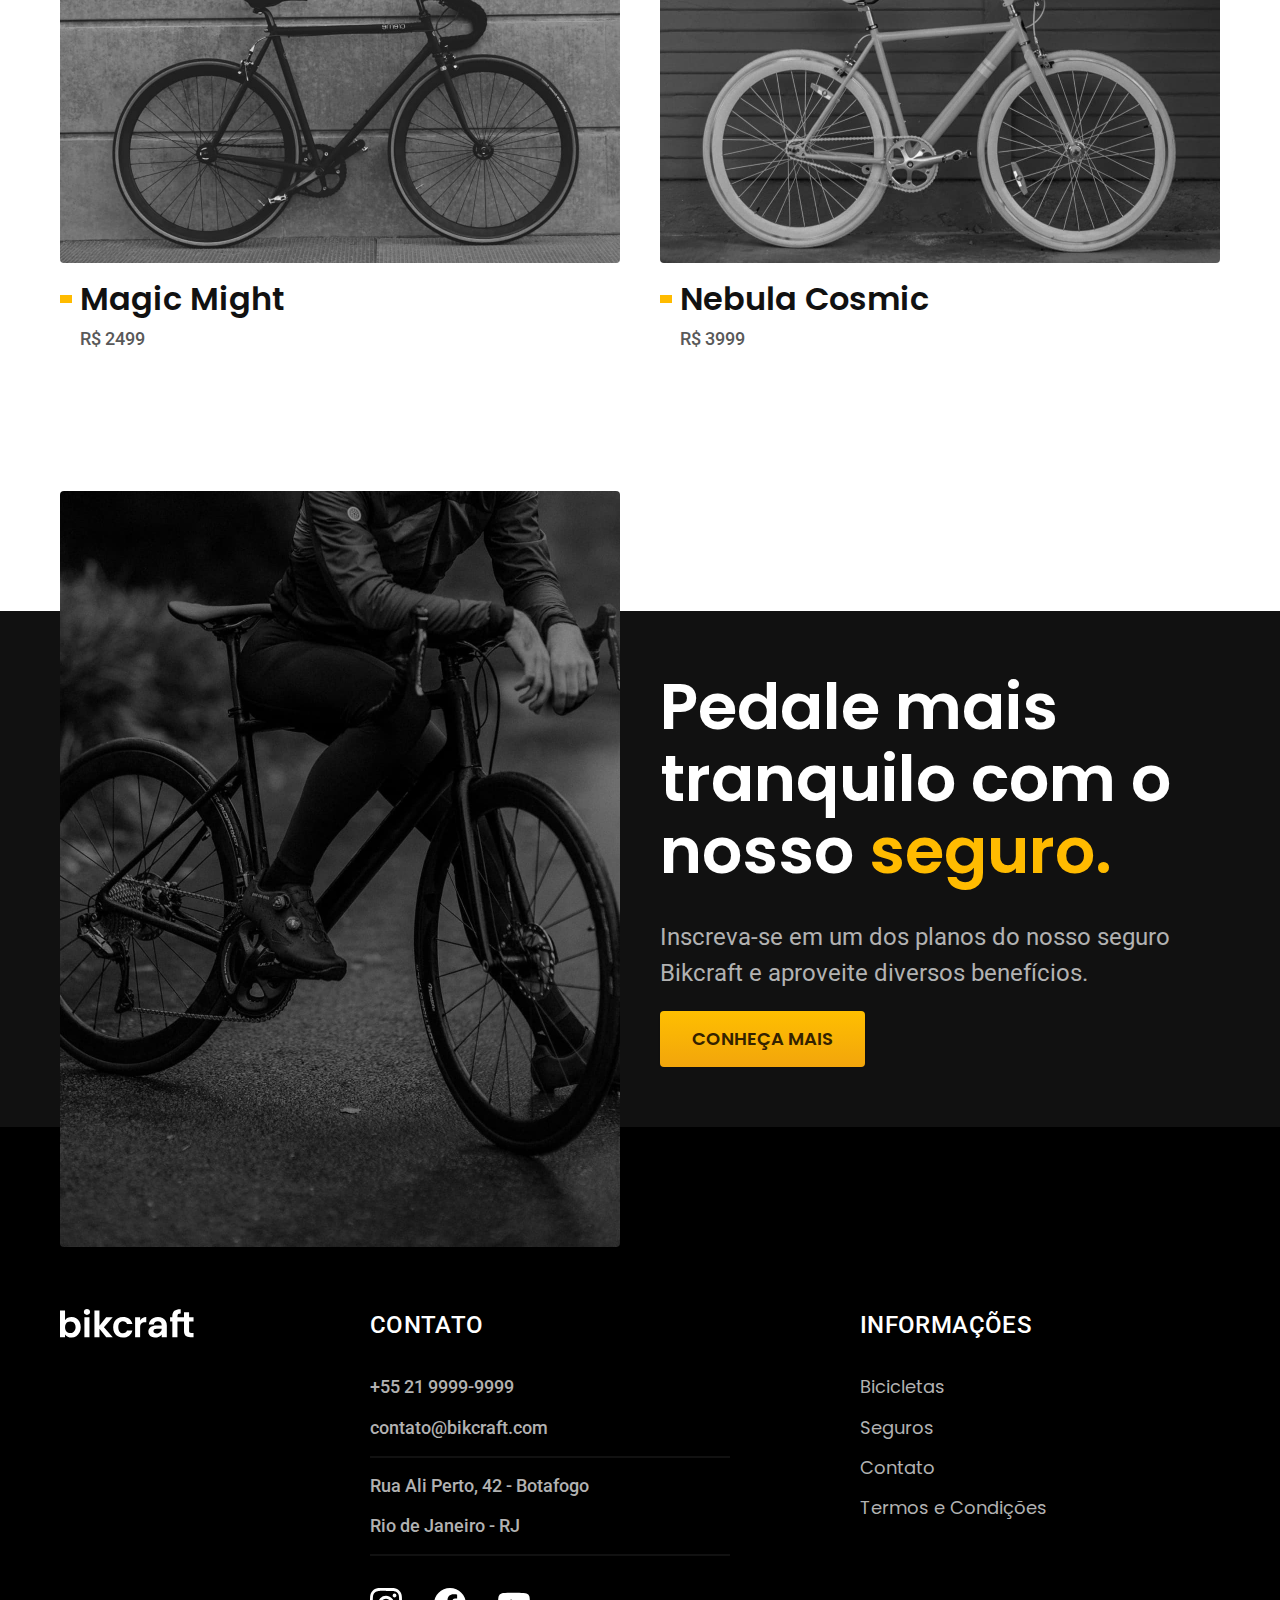
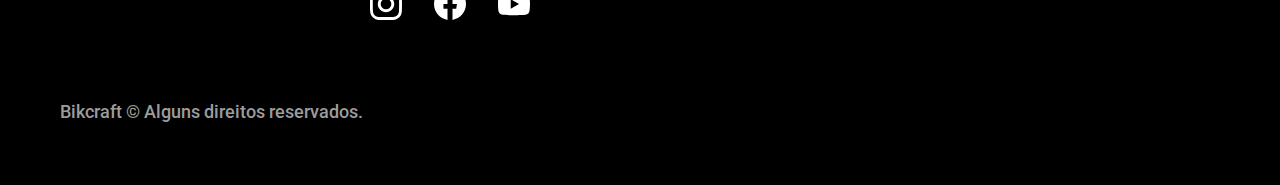
<file: bicicletas/nimbus.html>
<!DOCTYPE html>
<html lang="pt-br">

<head>
  <meta charset="UTF-8">
  <meta name="viewport" content="width=device-width, initial-scale=1.0">

  <title>Nimbus | Bikcraft</title>
  <meta name="description" content="Nimbus.">

  <link rel="icon" href="../favicon.svg" type="image/svg+xml">
  <link rel="preload" href="../css/style.min.css" as="style">
  <link rel="stylesheet" href="../css/style.min.css">

  <script>
    document.documentElement.classList.add('js');
  </script>

  <link rel="preconnect" href="https://fonts.googleapis.com">
  <link rel="preconnect" href="https://fonts.gstatic.com" crossorigin>
  <link href="https://fonts.googleapis.com/css2?family=Merriweather:ital,wght@1,900&family=Poppins:wght@400;600&family=Roboto:wght@400;500&display=swap" rel="stylesheet">
</head>

<body id="bicicleta">
  <header class="header-bg">
    <div class="header container">
      <a href="../">
        <img src="../img/bikcraft.svg" alt="Bikcraft">
      </a>

      <nav aria-label="primaria">
        <ul class="header-menu font-1-m cor-0">
          <li><a href="../bicicletas.html">Bicicletas</a></li>
          <li><a href="../seguros.html">Seguros</a></li>
          <li><a href="../contato.html">Contato</a></li>
        </ul>
      </nav>
    </div>
  </header>

  <main class="titulo-bg">
    <div>
      <div class="titulo container">
        <p class="font-2-xl cor-5">R$ 4999</p>
        <h1 class="font-1-xxl cor-0">Nimbus Stark<span class="cor-p1">.</span></h1>
      </div>
    </div>
    <div class="bicicleta container">
      <div class="bicicleta-imagens">
        <img src="../img/bicicleta/nimbus1.jpg" alt="Bicicleta 1">
        <img src="../img/bicicleta/nimbus2.jpg" alt="Bicicleta 2">
        <img src="../img/bicicleta/nimbus3.jpg" alt="Bicicleta 3">
      </div>
      <div class="bicicleta-conteudo">
        <p class="font-2-l cor-5">A Nimbus Stark é a melhor Bikcraft já criada pela nossa equipe. Ela vem equipada com os melhores acessórios, o que garante maior velocidade.</p>
        <div class="bicicleta-comprar">
          <a class="botao" href="../orcamento.html?tipo=bikcraft&produto=nimbus">Comprar Agora</a>
          <span class="font-1-xs cor-6"><img src="../img/icones/entrega.svg" alt=""> entrega em 5 dias</span>
          <span class="font-1-xs cor-6"><img src="../img/icones/estoque.svg" alt=""> 18 em estoque</span>
        </div>

        <h2 class="font-1-xs cor-0">Informações</h2>
        <ul class="bicicleta-informacoes">
          <li>
            <img src="../img/icones/eletrica.svg" alt="">
            <h3 class="font-1-m cor-0">Motor Elétrico</h3>
            <p class="font-2-xs cor-5">Permite você viajar distâncias inimaginaveis com a sua bike.</p>
          </li>
          <li>
            <img src="../img/icones/velocidade.svg" alt="">
            <h3 class="font-1-m cor-0">50 km/h</h3>
            <p class="font-2-xs cor-5">A mais rápida bicicleta elétrica disponível hoje no mercado.</p>
          </li>
          <li>
            <img src="../img/icones/rastreador.svg" alt="">
            <h3 class="font-1-m cor-0">Rastreador</h3>
            <p class="font-2-xs cor-5">Rastreador e sistema anti-furto para garantir o seu sossego.</p>
          </li>
          <li>
            <img src="../img/icones/carbono.svg" alt="">
            <h3 class="font-1-m cor-0">Fibra de Carbono</h3>
            <p class="font-2-xs cor-5">Maior proteção possível para a sua Bikcraft com fibra de carbono.</p>
          </li>
        </ul>
        <h2 class="font-1-xs cor-0">Ficha Técnica</h2>
        <ul class="bicicleta-ficha font-2-s cor-4">
          <li>Peso <span>9 kg</span></li>
          <li>Altura <span>60 cm</span></li>
          <li>Largura <span>120 cm</span></li>
          <li>Profundidade <span>10 cm</span></li>
          <li>Marchas <span>16</span></li>
          <li>Roda <span>29</span></li>
        </ul>
      </div>
    </div>
  </main>

  <article class="bicicletas-lista container">
    <h2 class="font-1-xxl">escolha a sua<span class="cor-p1">.</span></h2>

    <ul>
      <li>
        <a href="./magic.html">
          <img src="../img/bicicletas/magic.jpg" alt="Bicicleta preta">
          <h3 class="font-1-xl">Magic Might</h3>
          <span class="font-2-m cor-8">R$ 2499</span>
        </a>
      </li>
      <li>
        <a href="./nebula.html">
          <img src="../img/bicicletas/nebula.jpg" alt="Bicicleta preta">
          <h3 class="font-1-xl">Nebula Cosmic</h3>
          <span class="font-2-m cor-8">R$ 3999</span>
        </a>
      </li>
    </ul>
  </article>

  <article class="seguro-bg">
    <div class="seguro container">
      <div class="seguro-imagem">
        <img src="../img/fotos/seguros.jpg" alt="Pessoa parada em cima de uma bicicleta.">
      </div>
      <div class="seguro-conteudo">
        <h2 class="font-1-xxl cor-0">Pedale mais tranquilo com o nosso <span class="cor-p1">seguro.</span></h2>
        <p class="font-2-l cor-5">Inscreva-se em um dos planos do nosso seguro Bikcraft e aproveite diversos benefícios.</p>
        <a class="botao" href="../seguros.html">Conheça Mais</a>
      </div>
    </div>
  </article>

  <footer class="footer-bg">
    <div class="footer container">
      <img src="../img/bikcraft.svg" alt="Bikcraft">
      <div class="footer-contato">
        <h3 class="font-2-l-b cor-0">Contato</h3>
        <ul class="font-2-m cor-5">
          <li><a href="tel:+552199999999">+55 21 9999-9999</a></li>
          <li><a href="mailto:contato@bikcraft.com">contato@bikcraft.com</a></li>
          <li>Rua Ali Perto, 42 - Botafogo</li>
          <li>Rio de Janeiro - RJ</li>
        </ul>
        <div class="footer-redes">
          <a href="../">
            <img src="../img/redes/instagram.svg" alt="Instagram">
          </a>
          <a href="../">
            <img src="../img/redes/facebook.svg" alt="Facebook">
          </a>
          <a href="../">
            <img src="../img/redes/youtube.svg" alt="Youtube">
          </a>
        </div>
      </div>
      <div class="footer-informacoes">
        <h3 class="font-2-l-b cor-0">Informações</h3>
        <nav>
          <ul class="font-1-m cor-5">
            <li><a href="../bicicletas.html">Bicicletas</a></li>
            <li><a href="../seguros.html">Seguros</a></li>
            <li><a href="../contato.html">Contato</a></li>
            <li><a href="../termos.html">Termos e Condições</a></li>
          </ul>
        </nav>
      </div>
      <p class="footer-copy font-2-m cor-6">Bikcraft © Alguns direitos reservados.</p>
    </div>
  </footer>
  <script src="../js/script.js"></script>
</body>

</html>
</file>
<file: css/style.min.css>
body{margin:0;font-family:Arial,Helvetica,sans-serif;color:#111}blockquote,dd,h1,h2,h3,h4,p,ul{margin:0}ul{padding:0;list-style:none}a{text-decoration:none;color:inherit}img{max-width:100%;height:auto;display:block}img[src$=".jpg"]{border-radius:4px}.font-1-xs{font:400 0.75rem/1.35 Poppins,sans-serif}.font-2-xs{font:400 0.875rem/1.43 Roboto,sans-serif}.font-1-s{font:400 1rem/1.5 Poppins,sans-serif}.font-2-s{font:400 1rem/1.5 Roboto,sans-serif}.font-1-m,.font-1-m-b{font:400 1.125rem/1.35 Poppins,sans-serif}.font-1-m-b{font-weight:600}.font-2-m{font:500 1.125rem/1.35 Roboto,sans-serif}.font-1-l{font:400 1.5rem/1.5 Poppins,sans-serif}.font-2-l,.font-2-l-b{font:400 1.5rem/1.5 Roboto,sans-serif}.font-2-l-b{font-weight:500;letter-spacing:.015em;text-transform:uppercase}.font-1-xl{font:600 2rem/1.25 Poppins,sans-serif}.font-2-xl{font:500 2rem/1.25 Roboto,sans-serif}.font-1-xxl{font:600 4rem/1.125 Poppins,sans-serif}@media (max-width:1200px){.font-1-xxl{font-size:3rem}.font-2-l,.font-2-l-b{font-size:1.125rem}}@media (max-width:800px){.font-1-xxl{font-size:2rem}.font-1-xl,.font-2-xl{font-size:1.5rem}}:root{--cor-0:#ffffff;--cor-1:#f7f7f7;--cor-2:#ededed;--cor-3:#dedede;--cor-4:#cccccc;--cor-5:#b2b2b2;--cor-6:#9c9c9c;--cor-7:#717171;--cor-8:#595959;--cor-9:#404040;--cor-10:#2e2e2e;--cor-11:#111111;--cor-12:#000000;--cor-p1:#ffbb00;--cor-p2:#e4a30b;--cor-p3:#a66f00;--cor-p4:#664400;--cor-p5:#332200}.cor-0{color:var(--cor-0)}.cor-1{color:var(--cor-1)}.cor-2{color:var(--cor-2)}.cor-3{color:var(--cor-3)}.cor-4{color:var(--cor-4)}.cor-5{color:var(--cor-5)}.cor-6{color:var(--cor-6)}.cor-7{color:var(--cor-7)}.cor-8{color:var(--cor-8)}.cor-9{color:var(--cor-9)}.cor-10{color:var(--cor-10)}.cor-11{color:var(--cor-11)}.cor-12{color:var(--cor-12)}.cor-p1{color:var(--cor-p1)}.cor-p2{color:var(--cor-p2)}.cor-p3{color:var(--cor-p3)}.cor-p4{color:var(--cor-p4)}.cor-p5{color:var(--cor-p5)}.js .fadeInDown{transform:translate3d(0,-20px,0)}.js .fadeInUp{transform:translate3d(0,20px,0)}.js .fadeInRight{transform:translate3d(20px,0,0)}.js .fadeInLeft{transform:translate3d(-20px,0,0)}.js [data-anime]{opacity:0}.js .anime{opacity:1;transform:none;transition:transform .8s,opacity .8s}.header-bg{background-color:var(--cor-12)}.header{display:flex;flex-wrap:wrap;gap:20px;justify-content:space-between;align-items:center;padding-top:20px;padding-bottom:20px}.header-menu{display:flex;flex-wrap:wrap;gap:40px}.header-menu a{display:inline-block;padding:16px 0;position:relative}.header-menu a:after{content:"";display:block;height:2px;width:0;background:var(--cor-0);margin-top:4px;transition:.3s;position:absolute}.header-menu a.ativo::after,.header-menu a:hover:after{width:100%}@media (max-width:800px){.header-menu{gap:20px}.header-menu a{background:var(--cor-11);padding:12px 16px;border-radius:4px}.header-menu a:hover{background-color:var(--cor-10)}.header a:after{display:none}}@media (max-width:600px){.header-menu{gap:12px}.header-menu a{padding:8px 12px;font-size:14px}}.footer-bg{background-color:var(--cor-12)}.footer{display:grid;grid-template-columns:3fr 5fr 4fr;gap:40px;padding-top:60px;padding-bottom:60px}.footer h3{margin-bottom:32px}.footer-contato ul{margin-bottom:32px}.footer-contato li:nth-child(2n):after{content:"";display:block;max-width:360px;height:2px;background:var(--cor-11);margin-top:16px}.footer li{margin-bottom:16px}.footer-redes{display:flex;gap:32px}.footer a:hover{color:var(--cor-0)}.footer-copy{grid-column:1/-1;margin-top:40px}@media (max-width:800px){.footer>img{display:none}.footer{grid-template-columns:1fr 1fr}}@media (max-width:600px){.footer{grid-template-columns:1fr;gap:60px}.footer-copy{margin-top:0}}.container{box-sizing:border-box;max-width:1200px;padding-left:20px;padding-right:20px;margin-left:auto;margin-right:auto}.botao{display:inline-block;padding:16px 32px;background:linear-gradient(#ffbf00,#f2a50c);border-radius:4px;box-shadow:0 1px 2px rgba(0,0,0,.1);text-transform:uppercase;color:var(--cor-p5);font:600 1.125rem/1.35 Poppins,sans-serif;max-width:max-content;border:none;cursor:pointer}.botao:hover{background:linear-gradient(#ffb60d,#e59317)}.botao.secundario{background:var(--cor-10);color:var(--cor-2)}.botao.secundario:hover{background:var(--cor-9)}.botao.seta{display:flex;align-items:center}.botao.seta::after{content:"";display:inline-block;width:18px;height:10px;margin-left:12px;background:url("../img/icones/seta.svg");transition:transform .2s}.botao.seta:hover::after{transform:translateX(4px)}@media (max-width:600px){.botao{padding:12px 16px;font-size:1rem}}.link{display:inline-block;color:var(--cor-p1);font:500 1.5rem/1.5 Poppins,sans-serif;text-transform:uppercase}.link::after{content:"";display:block;width:100%;height:4px;background-color:currentColor}.link:hover{color:var(--cor-0)}.titulo-bg{padding-top:60px;padding-bottom:60px;background-color:var(--cor-11)}.titulo{background:url("../img/dec/top-right.svg") no-repeat top right 20px}.titulo p{margin-bottom:4px}@media (max-width:800px){.titulo-bg{padding-top:40px;padding-bottom:40px}.titulo p{font-size:1rem;text-transform:lowercase;font-weight:400}}.form{display:grid;grid-template-columns:1fr 1fr;gap:20px}.form label{display:block;font:400 1rem/1.5 Poppins,sans-serif;margin-bottom:4px}.form .col-2{grid-column:span 2}.form input[type=email],.form input[type=text],.form textarea{font:400 1rem/1.5 Roboto,sans-serif;background:var(--cor-1);border:1px solid var(--cor-2);padding:12px;border-radius:4px;width:100%;box-sizing:border-box}.form input[type=email]:focus,.form input[type=text]:focus,.form textarea:focus{outline:0;border-color:var(--cor-p1);background:var(--cor-0);box-shadow:0 0 0 2px #fea}@media (max-width:600px){.form{grid-template-columns:1fr}.form .col-2{grid-column:1}}.introducao-bg{background:var(--cor-12) url("../img/dec/bottom-left.svg") no-repeat bottom 160px left 20px;box-shadow:inset 0 -120px var(--cor-0)}.introducao{display:grid;grid-template-columns:1fr 1fr;gap:0 40px}.introducao-conteudo{align-self:end;padding-bottom:200px}.introducao img{width:100%;height:100%;object-fit:cover;border-radius:4px}.introducao h1{margin-bottom:32px}.introducao p{margin-bottom:20px}@media (max-width:800px){.introducao-bg{background:var(--cor-11);padding-top:40px;box-shadow:inset 0 -60px #fff}.introducao{grid-template-columns:1fr;gap:32px}.introducao-conteudo{padding-bottom:0}.introducao h1{margin-bottom:16px}.introducao img{height:300px;width:100%}}.tecnologia-bg{background-color:var(--cor-11);box-shadow:inset 0 80px var(--cor-0),inset 0 -80px var(--cor-0)}.tecnologia{display:grid;grid-template-columns:1fr 1fr;gap:40px}.tecnologia-imagem img{width:100%;height:100%;object-fit:cover;object-position:left}.tecnologia-conteudo{padding-top:160px;padding-bottom:160px}.tecnologia-conteudo>span{display:block;margin-bottom:20px}.tecnologia-conteudo h2{margin-bottom:32px}.tecnologia-conteudo>p{margin-bottom:20px}.tecnologia a{margin-bottom:80px}.tecnologia-vantagens{display:flex;gap:40px}.tecnologia-vantagens h3{margin-bottom:8px;width:max-content}.tecnologia-vantagens img{width:24px;margin-bottom:8px}@media (max-width:800px){.tecnologia-bg{box-shadow:initial}.tecnologia{grid-template-columns:1fr}.tecnologia-conteudo{padding-top:60px;padding-bottom:60px}.tecnologia-imagem{display:none}.tecnologia a{margin-bottom:60px}}@media (max-width:600px){.tecnologia-vantagens{flex-direction:column}}.parceiros{padding-top:60px;padding-bottom:120px}.parceiros h2{margin-bottom:60px}.parceiros ul{padding:0 20px;max-width:1400px;display:grid;grid-template-columns:repeat(4,1fr);margin:0 auto}.parceiros li{display:flex;padding:32px;border-left:2px solid var(--cor-2)}.parceiros img{margin:auto}.parceiros li:first-child,.parceiros li:nth-child(5){border-left:none}.parceiros li:nth-child(n+5){border-top:2px solid var(--cor-2)}@media (max-width:800px){.parceiros{padding-bottom:60px}.parceiros h2{margin-bottom:20px}.parceiros ul{grid-template-columns:repeat(2,1fr)}.parceiros li:nth-child(n+3){border-top:2px solid var(--cor-2)}.parceiros li:nth-child(odd){border-left:none}}.depoimento{display:grid;grid-template-columns:1fr 1fr;background-color:var(--cor-p1);overflow:hidden}.depoimento img{width:100%;height:100%;object-fit:cover;border-radius:0}.depoimento-conteudo{padding:40px 40px 80px 80px;align-self:end;background:url("../img/dec/bottom-right-p.svg") no-repeat bottom 40px right 40px}.depoimento-conteudo p{max-width:32ch;font-family:Merriweather,serif;font-style:italic;font-weight:900;margin-bottom:32px;position:relative}.depoimento p::after,.depoimento p::before{font-size:5rem;color:var(--cor-p2);position:absolute}.depoimento p::before{content:"“";left:-50px;top:-20px}.depoimento p::after{content:"”"}@media (min-width:1200px){.depoimento img{max-height:520px}}@media (max-width:800px){.depoimento{grid-template-columns:1fr;text-align:center}.depoimento img{max-height:200px}.depoimento-conteudo{padding:40px 20px;margin:auto}}.bicicletas-lista{padding-top:60px;padding-bottom:120px}.bicicletas-lista h2{margin-bottom:40px}.bicicletas-lista ul{display:flex;gap:40px;padding:0 20px 20px 20px;max-width:1400px;margin-left:auto;margin-right:auto;overflow-x:auto}#bicicleta .bicicletas-lista ul{padding:0 0 20px 0}.bicicletas-lista li{flex:1;min-width:280px}.bicicletas-lista a{display:block}.bicicletas-lista img{margin-bottom:16px}.bicicletas-lista h3{margin-bottom:8px;display:flex;align-items:center}.bicicletas-lista h3::before{content:"";display:inline-block;height:8px;width:12px;margin-right:8px;background-color:var(--cor-p1);transition:width .2s}.bicicletas-lista a:hover h3::before{width:24px}.bicicletas-lista li span{padding-left:20px}@media (max-width:800px){.bicicletas-lista{padding-bottom:60px}.bicicletas-lista ul{gap:20px}}.bicicletas-bg{background:linear-gradient(to right,var(--cor-0) 30%,var(--cor-11) 0)}.bicicletas{display:grid;grid-template-columns:1fr 1fr;gap:40px;padding-top:60px;padding-bottom:60px;background:url("../img/dec/top-right.svg") no-repeat top 40px right 20px}.bicicletas-imagem{display:grid}.bicicletas-imagem img{grid-area:1/1}.bicicletas-imagem span{grid-area:1/1;place-self:start end;margin-top:20px;background:var(--cor-12);display:inline-block;padding:8px 16px 8px 8px;border-radius:4px 0 0 4px}.bicicletas-conteudo{display:grid;grid-template-columns:1fr auto;align-content:start}.bicicletas h2,.bicicletas p{grid-column:1/-1}.bicicletas h2{margin-bottom:20px}.bicicletas h2::before{content:"";display:block;width:12px;height:8px;background-color:var(--cor-p1);margin-bottom:8px}.bicicletas p{margin-bottom:32px}.bicicletas a{place-self:end}.bicicletas li{display:flex;align-items:center}.bicicletas ul{display:grid;gap:16px}.bicicletas-conteudo img{width:24px;margin-right:8px}@media (max-width:800px){.bicicletas-bg{background:var(--cor-11)}.bicicletas{grid-template-columns:1fr;gap:20px;padding-top:40px;padding-bottom:40px}}@media (max-width:600px){.bicicletas-conteudo{grid-template-columns:1fr}.bicicletas ul{font-size:1rem;grid-template-columns:1fr 1fr;margin-bottom:32px}.bicicletas a{place-self:start}}.bicicleta{display:grid;grid-template-columns:1fr 1fr;align-items:start;gap:40px;padding-top:60px;padding-bottom:60px}#bicicleta .titulo p{text-transform:uppercase}.bicicleta-imagens{display:flex;flex-wrap:wrap;gap:20px}.bicicleta-imagens img{flex:1;min-width:200px}.bicicleta-imagens img:first-child{min-width:100%}.bicicleta-conteudo>p{margin-bottom:32px}.bicicleta-comprar{display:grid;grid-template-columns:max-content auto;align-items:center;justify-items:start;gap:8px 12px;margin-bottom:40px}.bicicleta-comprar a{grid-row:span 2}.bicicleta-comprar span{display:flex;align-items:center;background-color:var(--cor-12);gap:8px;padding:4px 8px;border-radius:4px}.bicicleta-conteudo h2{text-transform:uppercase;letter-spacing:.015em;margin-bottom:12px}.bicicleta-ficha,.bicicleta-informacoes{padding:32px;background-color:var(--cor-12);border-radius:4px}.bicicleta-informacoes{margin-bottom:40px;display:grid;grid-template-columns:1fr 1fr;gap:32px}.bicicleta-informacoes img{width:24px;margin-bottom:8px}.bicicleta-informacoes h3{margin-bottom:8px}.bicicleta-ficha li{padding:4px 0;display:flex;justify-content:space-between;border-bottom:1px solid var(--cor-11)}.bicicleta-ficha li:last-child{border-bottom:none}.bicicleta-ficha span{color:var(--cor-6)}@media (max-width:800px){.bicicleta{grid-template-columns:1fr;padding-top:40px;padding-bottom:40px}.bicicleta-imagens{grid-row:2}}@media (max-width:400px){.bicicleta-informacoes{grid-template-columns:1fr}.bicicleta-comprar{grid-template-columns:1fr}}.seguro-bg{background-color:var(--cor-11);box-shadow:inset 0 120px var(--cor-0),inset 0 -120px var(--cor-12)}.seguro{display:grid;grid-template-columns:1fr 1fr;gap:40px}.seguro-imagem img{width:100%;height:100%;object-fit:cover}.seguro-conteudo{padding-top:180px;padding-bottom:180px}.seguro h2{margin-bottom:32px}.seguro p{margin-bottom:20px}@media (max-width:800px){.seguro-bg{box-shadow:inset 0 -60px var(--cor-12)}.seguro{grid-template-columns:1fr}.seguro-conteudo{grid-row:1;padding-top:40px;padding-bottom:0}}.seguros-bg{background:var(--cor-11)}.seguros{padding-top:60px;padding-bottom:60px;display:grid;grid-template-columns:1fr 1fr;gap:40px;align-items:center}#seguros .seguros{padding-top:0}.seguros h2{grid-column:1/-1}.seguros-item{background-color:var(--cor-12);padding:32px 32px 32px 60px;display:grid;grid-template-columns:1fr auto;border-radius:4px}.seguros-item h3{margin-bottom:40px}.seguros-item span{grid-column:2;display:block;text-align:right}.seguros-item ul{grid-column:1/-1;margin-bottom:32px}.seguros-item li{display:flex;align-items:center;position:relative}.seguros-item li+li{margin-top:20px}.seguros-item li::before{content:"";display:inline-block;width:13px;height:9px;background-image:url("../img/icones/lista.svg");position:absolute;left:-21px}.seguros-item a{grid-column:1/-1}@media (max-width:800px){.seguros{grid-template-columns:1fr}}.vantagens-bg{background-color:var(--cor-12)}.vantagens{padding-top:120px;padding-bottom:120px}.vantagens h2{margin-bottom:60px}.vantagens ul{display:grid;grid-template-columns:repeat(auto-fit,minmax(280px,max-content));gap:40px 80px}.vantagens h3,.vantagens img{margin-bottom:8px}@media (max-width:800px){.vantagens{padding-top:60px;padding-bottom:60px}.vantagens h2{margin-bottom:40px}.vantagens ul{gap:20px}}.perguntas{padding-top:120px;padding-bottom:120px}.perguntas h2{margin-bottom:60px}.perguntas dl>div{padding:20px;border-radius:4px}.perguntas dl>div:nth-child(odd){background-color:var(--cor-1)}.perguntas button{display:grid;grid-template-columns:auto 1fr auto;align-items:center;gap:8px;cursor:pointer;border:none;background:0 0;width:100%;text-align:left}.perguntas button::before{content:"";display:inline-block;width:12px;height:8px;background-color:var(--cor-p1)}.perguntas button::after{content:"";display:inline-block;width:14px;height:6px;background:url("../img/icones/seta-abrir.svg");transition:.3s}.perguntas button:hover::after,.perguntas button[aria-expanded=true]::after{transform:rotate(180deg)}.js .perguntas dd{display:none}.js .perguntas dd.ativa{display:block}.perguntas dd{padding-left:20px;padding-top:16px;max-width:80ch}@media (max-width:800px){.perguntas{padding-top:60px;padding-bottom:60px}.perguntas h2{margin-bottom:40px}}#contato{background:linear-gradient(var(--cor-11) 600px,var(--cor-1) 0)}.contato{display:grid;grid-template-columns:5fr 7fr}.contato-dados,.contato-formulario{padding:60px;box-shadow:0 1px 2px rgba(0,0,0,.1)}.contato-dados{border-radius:5px 0 0 5px;background:var(--cor-12) url("../img/dec/bottom-left.svg") no-repeat bottom 20px left 20px}.contato-formulario{border-radius:0 5px 5px 0;background:var(--cor-0) url("../img/dec/bottom-right.svg") no-repeat bottom 20px right 20px}.contato-dados h2{margin-bottom:60px}.contato-endereco{margin-bottom:32px;padding-left:28px;background:url("../img/icones/local.svg") no-repeat 0 2px}.contato-endereco p{margin-bottom:8px}.contato-meios a{display:block;max-width:max-content;margin-bottom:8px;padding-left:28px}.contato-meios a:hover{color:var(--cor-0)}.contato-meios a:first-child{background:url("../img/icones/email.svg") no-repeat 0 2px}.contato-meios a:nth-child(2){margin-bottom:32px}.contato-meios a:nth-child(3){background:url("../img/icones/telefone.svg") no-repeat 0 2px;margin-bottom:60px}.contato-redes{display:flex;gap:32px;padding-left:28px}@media (max-width:800px){.contato{grid-template-columns:1fr}.contato-dados,.contato-formulario{padding:20px}.contato-dados{border-radius:5px 5px 0 0;background:var(--cor-12)}.contato-formulario{border-radius:0 0 5px 5px}.contato-dados h2,.contato-meios a:nth-child(3){margin-bottom:32px}.contato-redes{margin-bottom:12px}}.lojas{display:grid;grid-template-columns:1fr 1fr;gap:0 40px;padding-top:120px;padding-bottom:120px}.lojas h2{grid-column:1/-1;margin-bottom:60px}.lojas img{border-radius:4px 4px 0 0}.lojas-item{border-radius:4px;background:var(--cor-0);box-shadow:0 1px 2px rgba(0,0,0,.1)}.lojas-conteudo{display:grid;grid-template-columns:1fr 1fr;gap:32px 16px;padding:32px}.lojas-conteudo h3,.lojas-tempo{grid-column:1/-1}.lojas-dados{display:grid;gap:8px;border-left:2px solid var(--cor-2);padding-left:12px}.lojas-tempo{display:flex;align-items:center;gap:8px}@media (max-width:800px){.lojas{gap:20px;padding-top:60px;padding-bottom:60px}.lojas h2{margin-bottom:32px}.lojas-conteudo{grid-template-columns:1fr}}@media (max-width:600px){.lojas{grid-template-columns:1fr}}#orcamento{background:linear-gradient(var(--cor-11) 600px,var(--cor-1) 0)}.orcamento{display:grid;grid-template-columns:5fr 7fr;padding-bottom:120px}.orcamento h2{text-transform:uppercase;position:relative;display:flex;align-items:center}.orcamento h2::before{content:"";display:inline-block;width:4px;height:8px;background-color:var(--cor-p1);position:absolute;left:-12px}.orcamento-dados,.orcamento-produto{padding:60px;box-shadow:0 1px 2px rgba(0,0,0,.1)}.orcamento-produto{border-radius:5px 0 0 5px;background:var(--cor-12) url("../img/dec/bottom-left.svg") no-repeat bottom 20px left 20px;display:grid;grid-template-columns:1fr 1fr;gap:20px;align-content:start}.orcamento-produto>*{grid-column:1/-1}.orcamento-produto>label{grid-column:initial}.orcamento-produto label{font:400 1rem/1.5 Poppins,sans-serif;color:var(--cor-4);background-color:var(--cor-10);padding:12px 16px;border-radius:4px;cursor:pointer;display:grid;grid-template-columns:auto 1fr auto;align-items:center;border:1px solid var(--cor-10)}.orcamento-produto input:checked+label{background:var(--cor-0);color:var(--cor-11)}.orcamento-produto label::before{content:"";display:inline-block;box-sizing:border-box;width:12px;height:12px;border:1px solid var(--cor-6);border-radius:50%;margin-right:8px}.orcamento-produto input:checked+label::before{border-color:var(--cor-7);box-shadow:inset 0 0 0 3px var(--cor-0),inset 0 0 0 6px var(--cor-7)}.orcamento-produto label:hover{background-color:var(--cor-9);border-color:var(--cor-9)}.orcamento-produto input:focus+label{box-shadow:0 0 0 2px var(--cor-p1);border-color:var(--cor-12)}.orcamento-produto label span{display:none}.orcamento-produto input:checked+label span{display:inline-block}.orcamento-produto input{opacity:0;position:absolute;pointer-events:none}.orcamento-dados{border-radius:0 5px 5px 0;background:var(--cor-0) url("../img/dec/bottom-right.svg") no-repeat bottom 20px right 20px}.orcamento-conteudo{display:none}.orcamento-conteudo h2,.orcamento-dados h2:nth-of-type(n+2){margin-top:20px}#bikcraft:checked~#orcamento-bikcraft,#seguro:checked~#orcamento-seguro{display:grid;gap:20px}.orcamento-detalhes{display:none;background:var(--cor-0);padding:20px;grid-template-columns:1fr 1fr;border-radius:4px;align-items:center}.orcamento-detalhes li{display:flex;align-items:center;margin-bottom:8px}.orcamento-detalhes li img{width:16px;margin-right:8px}.orcamento-produto input:checked+label+.orcamento-detalhes{display:grid}@media (max-width:1200px){.orcamento-dados,.orcamento-produto{padding:32px}}@media (max-width:800px){.orcamento{grid-template-columns:1fr}.orcamento-produto{border-radius:5px 5px 0 0;background:var(--cor-12)}.orcamento-dados{border-radius:0 0 5px 5px}}@media (max-width:400px){.orcamento-produto{grid-template-columns:1fr}}.termos{padding-top:80px;padding-bottom:80px}.termos h2{font-weight:600;margin-bottom:20px}.termos p+h2{margin-top:40px}.termos p{max-width:75ch;margin-bottom:24px}
</file>
